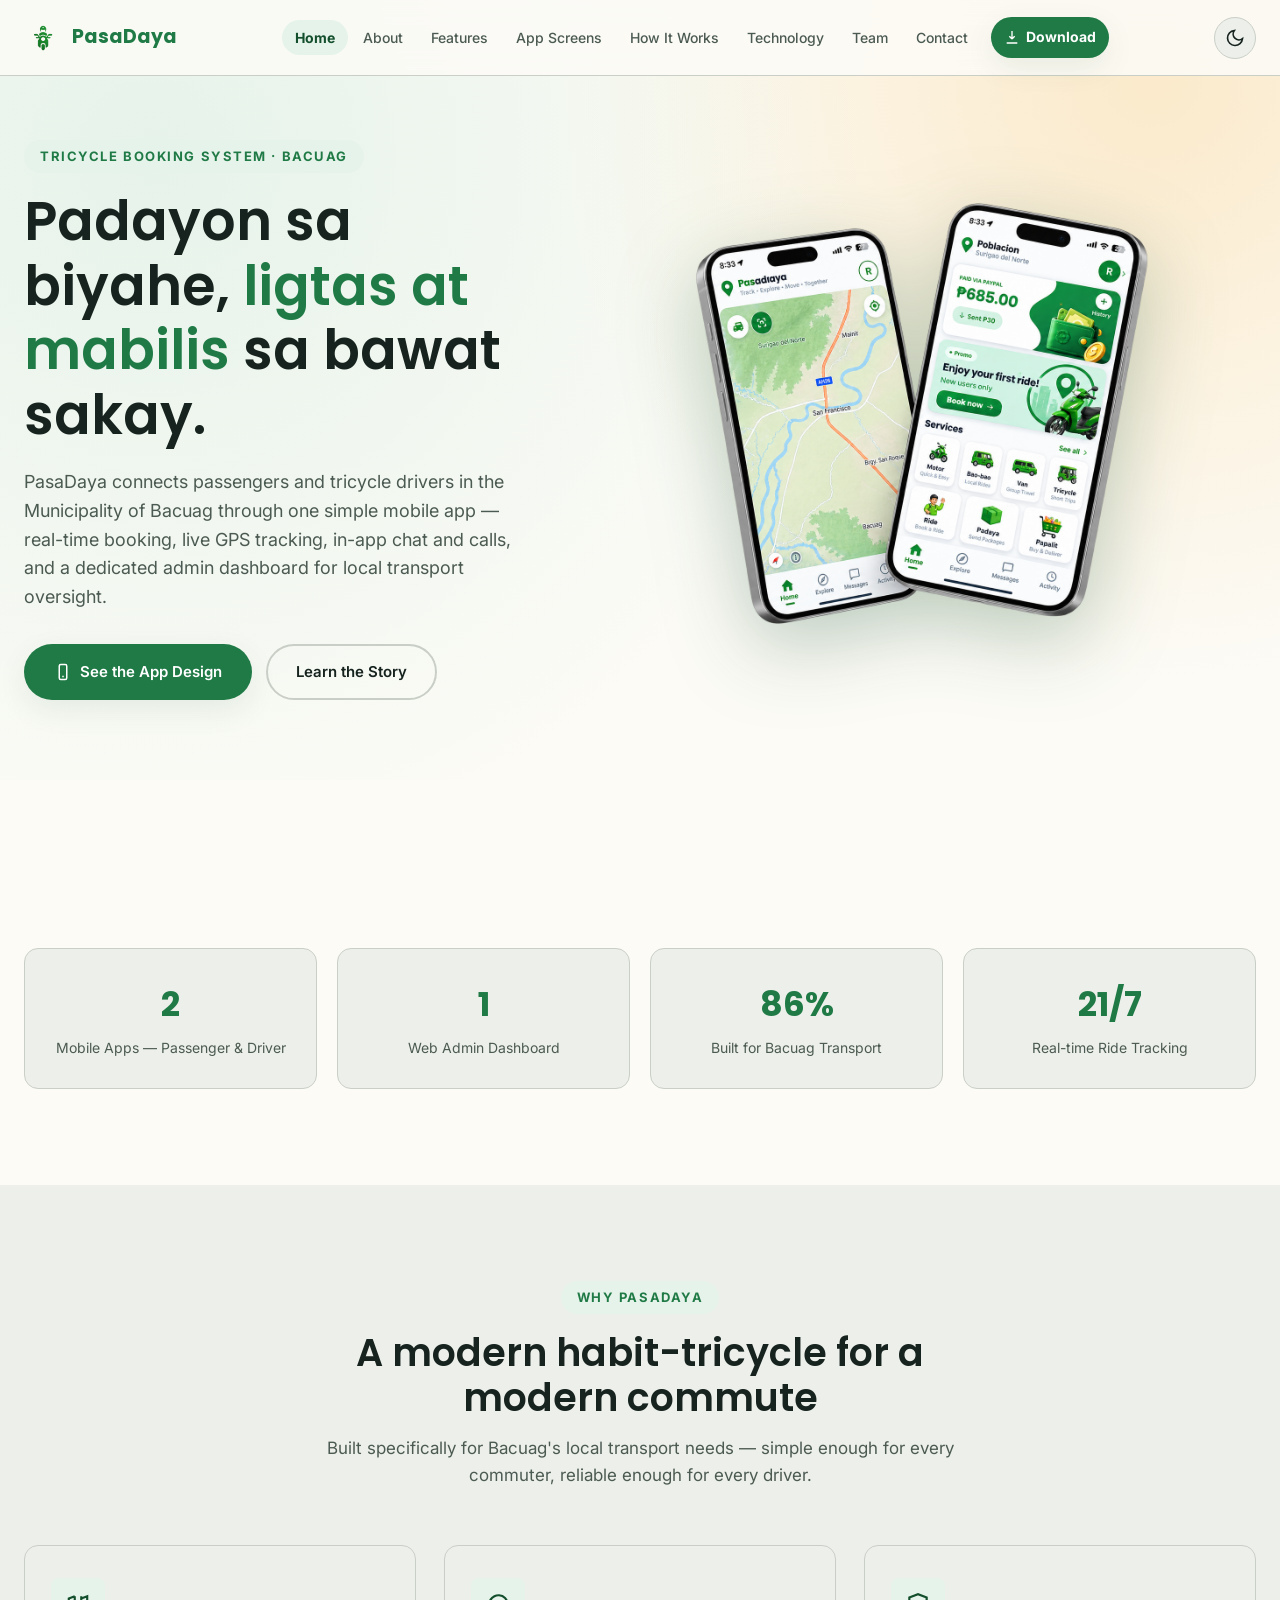
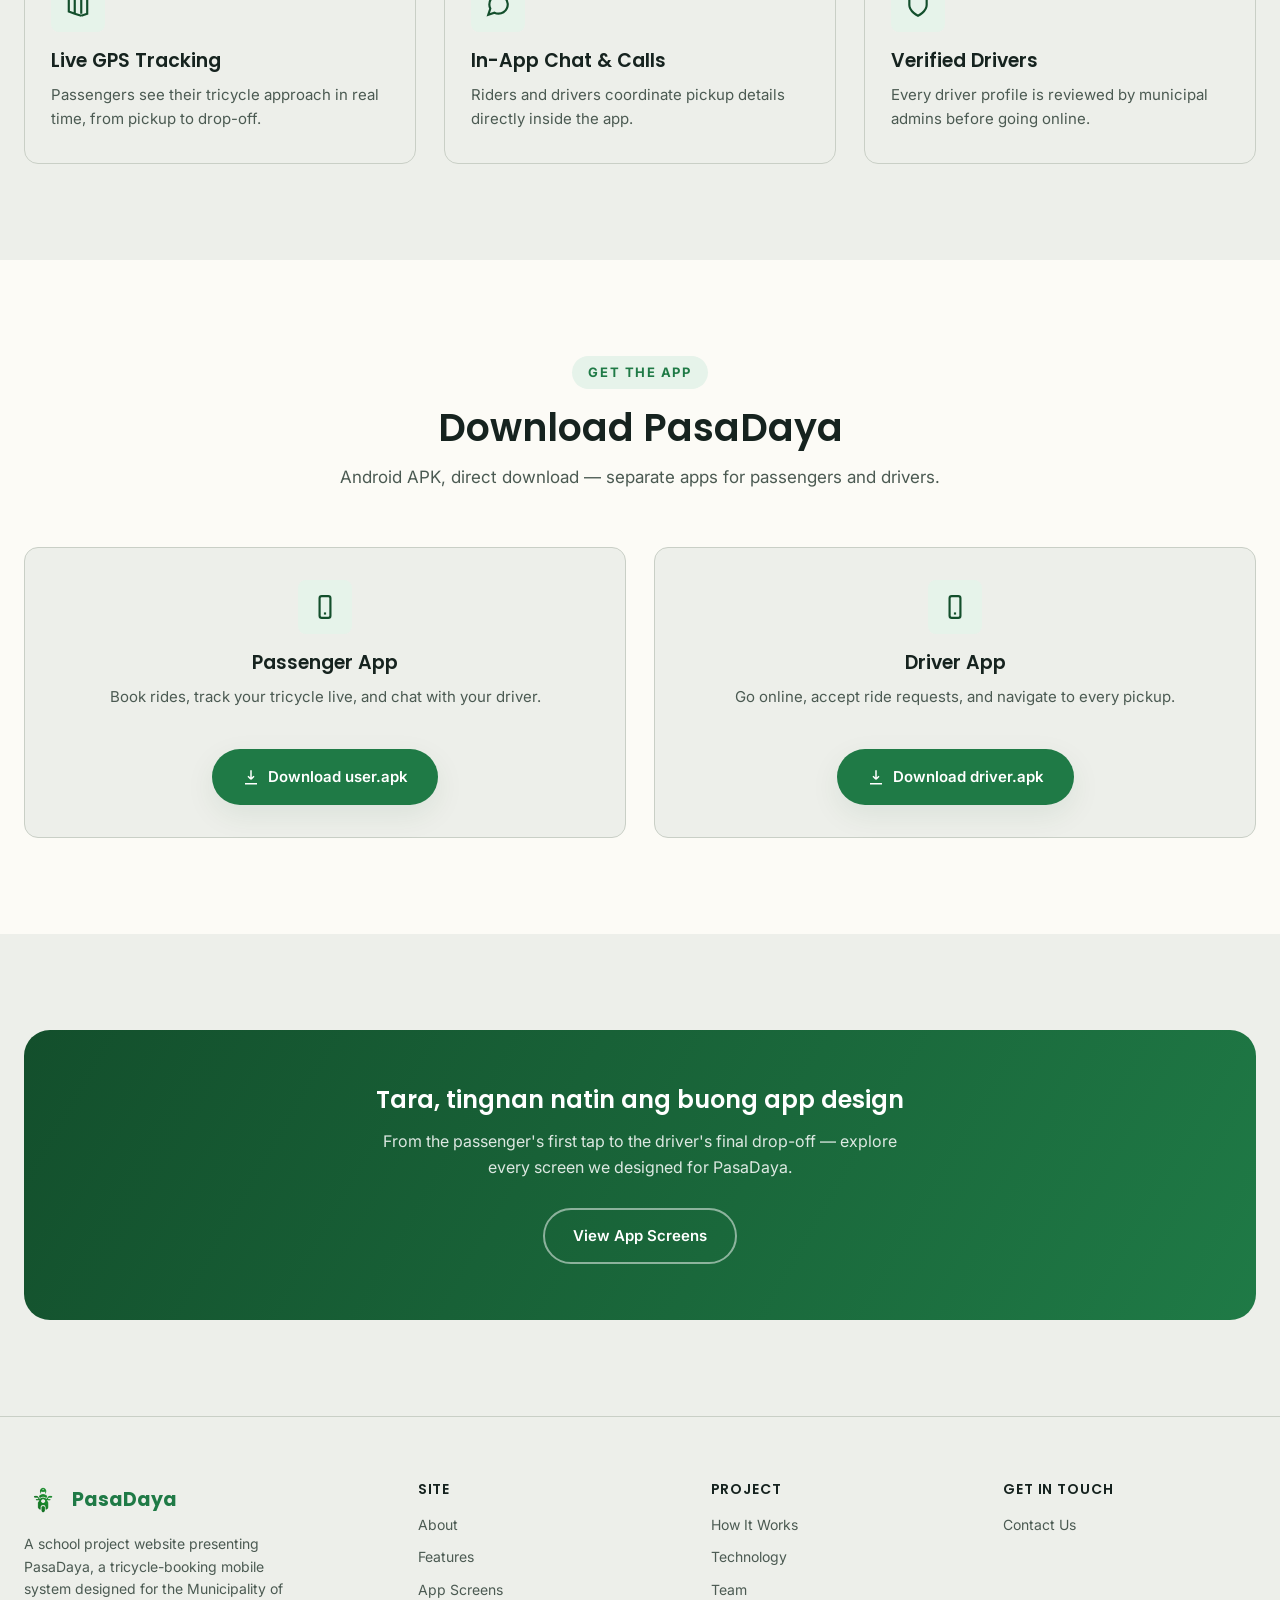
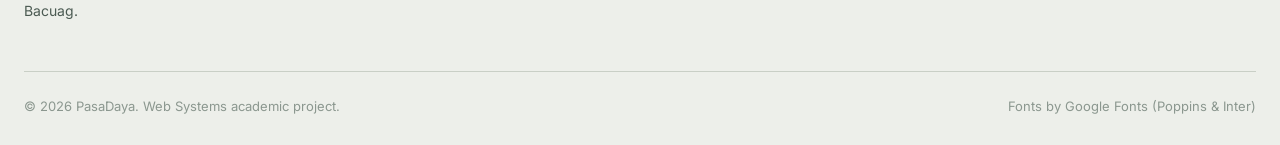
<file: index.html>
<!DOCTYPE html>
<html lang="en">
<head>
<meta charset="UTF-8">
<meta name="viewport" content="width=device-width, initial-scale=1.0">
<title>PasaDaya — Smart Tricycle Booking for Bacuag</title>
<meta name="description" content="PasaDaya is a mobile tricycle-booking system built for the Municipality of Bacuag, connecting passengers and drivers with real-time GPS tracking, in-app chat and calls, and a dedicated admin dashboard.">
<link rel="preconnect" href="https://fonts.googleapis.com">
<link rel="preconnect" href="https://fonts.gstatic.com" crossorigin>
<link href="https://fonts.googleapis.com/css2?family=Poppins:wght@600;700&family=Inter:wght@400;500;600&display=swap" rel="stylesheet">
<link rel="stylesheet" href="css/style.css">
</head>
<body>

<nav class="navbar">
  <div class="container">
    <a href="index.html" class="brand"><img src="images/pasadaya-logo.png" alt="PasaDaya logo"> <span class="brand-text">Pasa<span>Daya</span></span></a>
    <ul class="nav-links">
      <li><a href="index.html" aria-current="page">Home</a></li>
      <li><a href="about.html">About</a></li>
      <li><a href="features.html">Features</a></li>
      <li><a href="app-screens.html">App Screens</a></li>
      <li><a href="how-it-works.html">How It Works</a></li>
      <li><a href="technology.html">Technology</a></li>
      <li><a href="team.html">Team</a></li>
      <li><a href="contact.html">Contact</a></li>
      <li><a href="index.html#download" class="nav-download"><svg viewBox="0 0 24 24" fill="none" stroke="currentColor" stroke-width="2"><path d="M12 3v12m0 0 4-4m-4 4-4-4M4 21h16"/></svg> Download</a></li>
    </ul>
    <div class="nav-actions">
      <button class="theme-toggle" aria-label="Toggle dark mode">
        <svg class="icon-moon" viewBox="0 0 24 24" fill="none" stroke="currentColor" stroke-width="2"><path d="M21 12.8A9 9 0 1 1 11.2 3a7 7 0 0 0 9.8 9.8Z"/></svg>
        <svg class="icon-sun" viewBox="0 0 24 24" fill="none" stroke="currentColor" stroke-width="2"><circle cx="12" cy="12" r="4"/><path d="M12 2v2M12 20v2M4.9 4.9l1.4 1.4M17.7 17.7l1.4 1.4M2 12h2M20 12h2M4.9 19.1l1.4-1.4M17.7 6.3l1.4-1.4"/></svg>
      </button>
      <button class="nav-toggle" aria-label="Open menu" aria-expanded="false"><span></span><span></span><span></span></button>
    </div>
  </div>
</nav>

<header class="hero">
  <div class="container">
    <div>
      <span class="eyebrow">Tricycle Booking System · Bacuag</span>
      <h1>Padayon sa biyahe, <em>ligtas at mabilis</em> sa bawat sakay.</h1>
      <p class="lead">PasaDaya connects passengers and tricycle drivers in the Municipality of Bacuag through one simple mobile app — real-time booking, live GPS tracking, in-app chat and calls, and a dedicated admin dashboard for local transport oversight.</p>
      <div class="hero-actions">
        <a href="app-screens.html" class="btn btn-primary">
          <svg width="18" height="18" viewBox="0 0 24 24" fill="none" stroke="currentColor" stroke-width="2"><rect x="7" y="2" width="10" height="20" rx="2"/><path d="M11 18h2"/></svg>
          See the App Design
        </a>
        <a href="about.html" class="btn btn-outline">Learn the Story</a>
      </div>
    </div>
    <div class="phone-img-wrap reveal" style="height:auto;">
      <img src="images/hero-phones.png" alt="PasaDaya Passenger and Driver app screens" class="hero-img">
    </div>
  </div>
</header>

<section class="section">
  <div class="container">
    <div class="stat-row reveal">
      <div class="stat-card"><div class="num" data-count="2">0</div><div class="label">Mobile Apps — Passenger &amp; Driver</div></div>
      <div class="stat-card"><div class="num" data-count="1">0</div><div class="label">Web Admin Dashboard</div></div>
      <div class="stat-card"><div class="num" data-count="100" data-suffix="%">0%</div><div class="label">Built for Bacuag Transport</div></div>
      <div class="stat-card"><div class="num" data-count="24" data-suffix="/7">0</div><div class="label">Real-time Ride Tracking</div></div>
    </div>
  </div>
</section>

<section class="section section-alt">
  <div class="container">
    <div class="section-head reveal">
      <span class="eyebrow">Why PasaDaya</span>
      <h2>A modern habit-tricycle for a modern commute</h2>
      <p>Built specifically for Bacuag's local transport needs — simple enough for every commuter, reliable enough for every driver.</p>
    </div>
    <div class="grid grid-3">
      <div class="card reveal">
        <div class="icon"><svg viewBox="0 0 24 24" fill="none" stroke="currentColor" stroke-width="2"><path d="M9 20l-5.5-2V6L9 4m0 16l6 2m-6-2V4m6 18l5.5-2V4L15 6m0 14V4"/></svg></div>
        <h3>Live GPS Tracking</h3>
        <p>Passengers see their tricycle approach in real time, from pickup to drop-off.</p>
      </div>
      <div class="card reveal">
        <div class="icon"><svg viewBox="0 0 24 24" fill="none" stroke="currentColor" stroke-width="2"><path d="M21 11.5a8.38 8.38 0 0 1-.9 3.8 8.5 8.5 0 0 1-7.6 4.7 8.38 8.38 0 0 1-3.8-.9L3 21l1.9-5.7a8.38 8.38 0 0 1-.9-3.8 8.5 8.5 0 0 1 4.7-7.6 8.38 8.38 0 0 1 3.8-.9h.5a8.48 8.48 0 0 1 8 8v.5z"/></svg></div>
        <h3>In-App Chat &amp; Calls</h3>
        <p>Riders and drivers coordinate pickup details directly inside the app.</p>
      </div>
      <div class="card reveal">
        <div class="icon"><svg viewBox="0 0 24 24" fill="none" stroke="currentColor" stroke-width="2"><path d="M12 22s8-4 8-10V5l-8-3-8 3v7c0 6 8 10 8 10z"/></svg></div>
        <h3>Verified Drivers</h3>
        <p>Every driver profile is reviewed by municipal admins before going online.</p>
      </div>
    </div>
  </div>
</section>

<section class="section" id="download">
  <div class="container">
    <div class="section-head reveal">
      <span class="eyebrow">Get the App</span>
      <h2>Download PasaDaya</h2>
      <p>Android APK, direct download — separate apps for passengers and drivers.</p>
    </div>
    <div class="grid grid-2">
      <div class="card reveal" style="text-align:center;">
        <div class="icon" style="margin:0 auto 18px;"><svg viewBox="0 0 24 24" fill="none" stroke="currentColor" stroke-width="2"><rect x="7" y="2" width="10" height="20" rx="2"/><path d="M11 18h2"/></svg></div>
        <h3>Passenger App</h3>
        <p>Book rides, track your tricycle live, and chat with your driver.</p>
        <a href="https://github.com/c2nared20-oss/pasadaya-apk-releases/releases/latest/download/user.apk" class="btn btn-primary mt-40" target="_blank" rel="noopener">
          <svg width="18" height="18" viewBox="0 0 24 24" fill="none" stroke="currentColor" stroke-width="2"><path d="M12 3v12m0 0 4-4m-4 4-4-4M4 21h16"/></svg>
          Download user.apk
        </a>
      </div>
      <div class="card reveal" style="text-align:center;">
        <div class="icon" style="margin:0 auto 18px;"><svg viewBox="0 0 24 24" fill="none" stroke="currentColor" stroke-width="2"><rect x="7" y="2" width="10" height="20" rx="2"/><path d="M11 18h2"/></svg></div>
        <h3>Driver App</h3>
        <p>Go online, accept ride requests, and navigate to every pickup.</p>
        <a href="https://github.com/c2nared20-oss/pasadaya-apk-releases/releases/latest/download/driver.apk" class="btn btn-primary mt-40" target="_blank" rel="noopener">
          <svg width="18" height="18" viewBox="0 0 24 24" fill="none" stroke="currentColor" stroke-width="2"><path d="M12 3v12m0 0 4-4m-4 4-4-4M4 21h16"/></svg>
          Download driver.apk
        </a>
      </div>
    </div>
  </div>
</section>

<section class="section section-alt">
  <div class="container">
    <div class="cta-band reveal">
      <h2>Tara, tingnan natin ang buong app design</h2>
      <p>From the passenger's first tap to the driver's final drop-off — explore every screen we designed for PasaDaya.</p>
      <a href="app-screens.html" class="btn btn-outline">View App Screens</a>
    </div>
  </div>
</section>

<footer>
  <div class="container">
    <div class="footer-grid">
      <div class="footer-brand">
        <a href="index.html" class="brand"><img src="images/pasadaya-logo.png" alt="PasaDaya logo"> <span class="brand-text">Pasa<span>Daya</span></span></a>
        <p>A school project website presenting PasaDaya, a tricycle-booking mobile system designed for the Municipality of Bacuag.</p>
      </div>
      <div class="footer-col">
        <h4>Site</h4>
        <a href="about.html">About</a>
        <a href="features.html">Features</a>
        <a href="app-screens.html">App Screens</a>
      </div>
      <div class="footer-col">
        <h4>Project</h4>
        <a href="how-it-works.html">How It Works</a>
        <a href="technology.html">Technology</a>
        <a href="team.html">Team</a>
      </div>
      <div class="footer-col">
        <h4>Get in touch</h4>
        <a href="contact.html">Contact Us</a>
      </div>
    </div>
    <div class="footer-bottom">
      <span>&copy; 2026 PasaDaya. Web Systems academic project.</span>
      <span>Fonts by Google Fonts (Poppins &amp; Inter)</span>
    </div>
  </div>
</footer>

<button class="back-to-top" aria-label="Back to top">
  <svg viewBox="0 0 24 24" fill="none" stroke="currentColor" stroke-width="2"><path d="M12 19V5M5 12l7-7 7 7"/></svg>
</button>

<script src="js/main.js"></script>
</body>
</html>
</file>
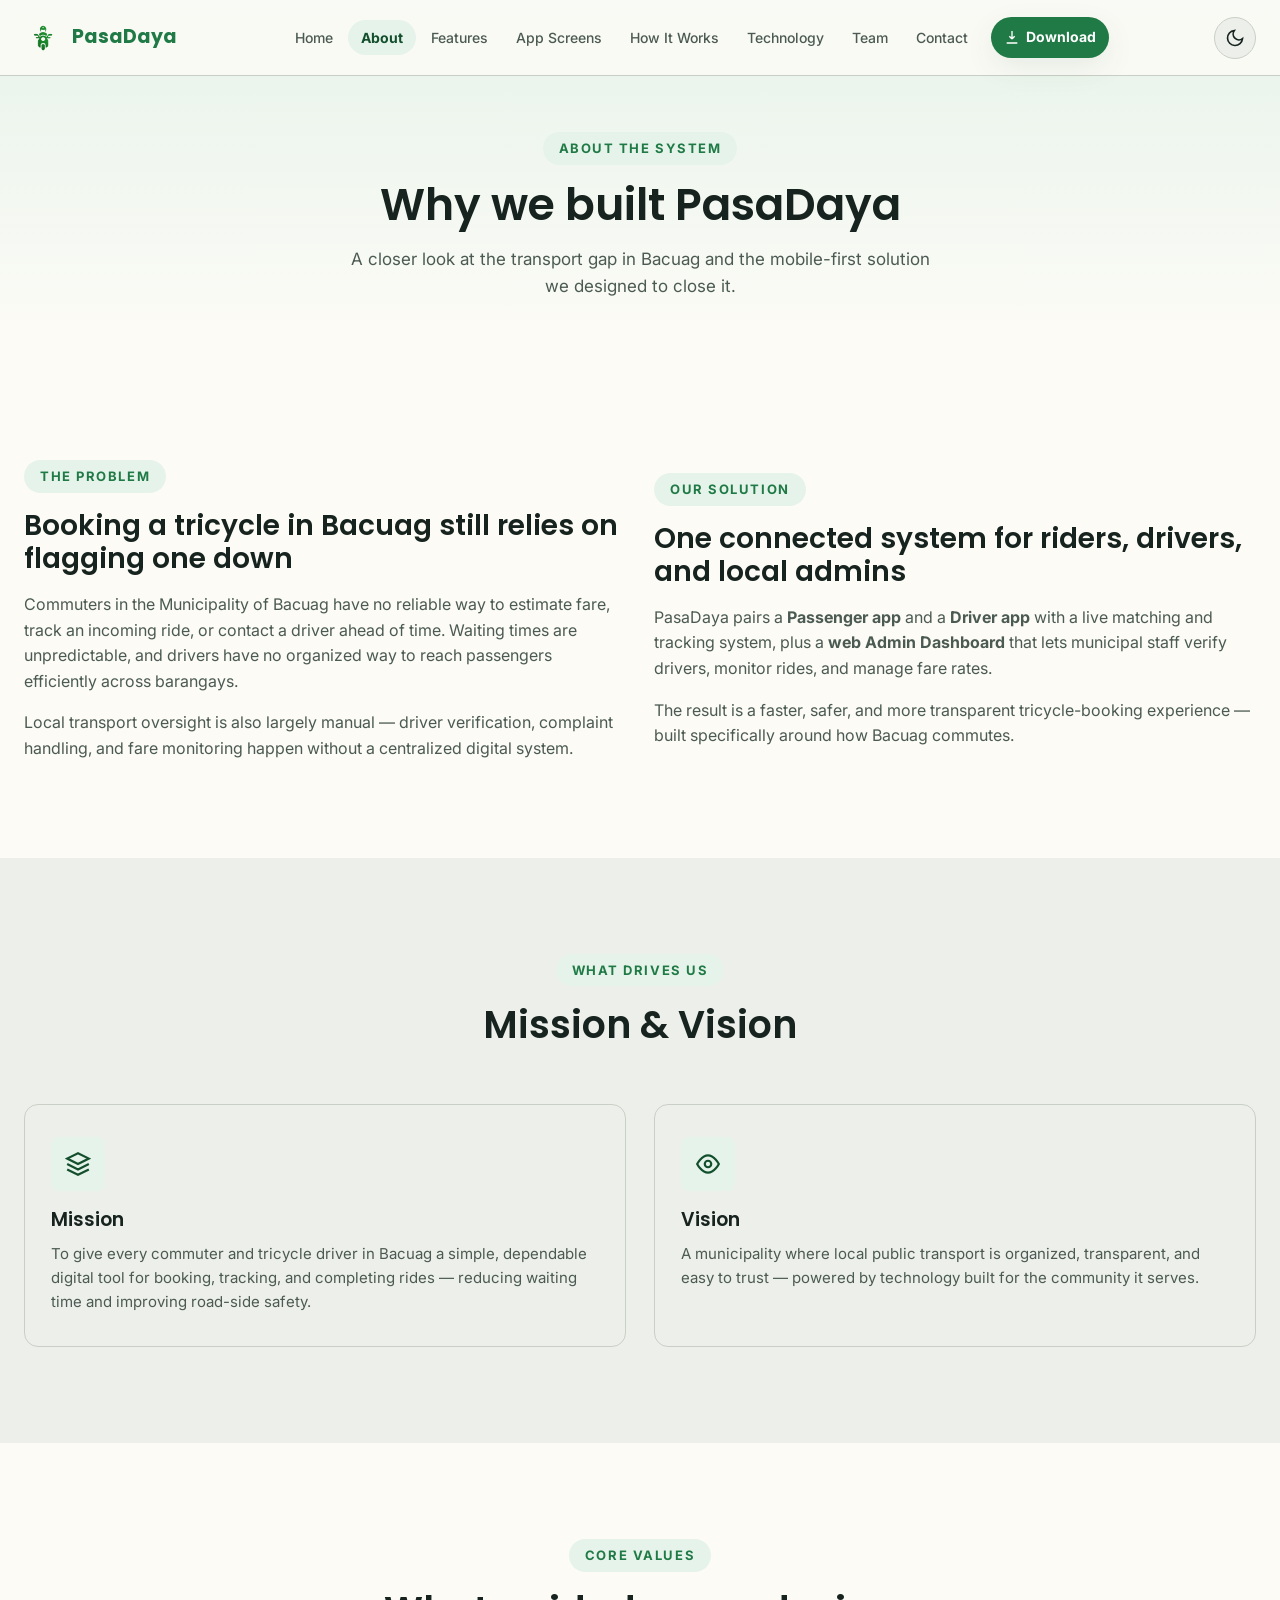
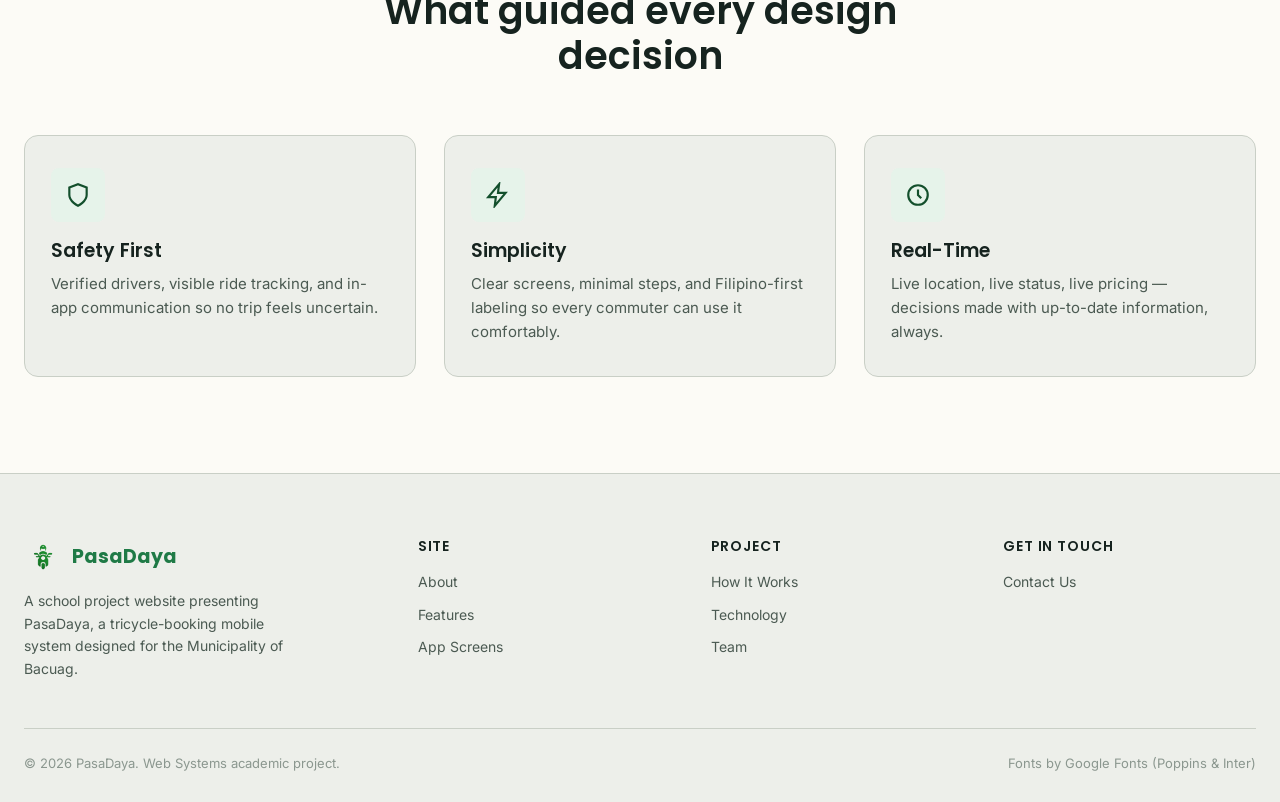
<file: about.html>
<!DOCTYPE html>
<html lang="en">
<head>
<meta charset="UTF-8">
<meta name="viewport" content="width=device-width, initial-scale=1.0">
<title>About PasaDaya — Our Story</title>
<meta name="description" content="Learn why PasaDaya was built: the transport problem in Bacuag, our solution, and the mission behind the system.">
<link rel="preconnect" href="https://fonts.googleapis.com">
<link rel="preconnect" href="https://fonts.gstatic.com" crossorigin>
<link href="https://fonts.googleapis.com/css2?family=Poppins:wght@600;700&family=Inter:wght@400;500;600&display=swap" rel="stylesheet">
<link rel="stylesheet" href="css/style.css">
</head>
<body>

<nav class="navbar">
  <div class="container">
    <a href="index.html" class="brand"><img src="images/pasadaya-logo.png" alt="PasaDaya logo"> <span class="brand-text">Pasa<span>Daya</span></span></a>
    <ul class="nav-links">
      <li><a href="index.html">Home</a></li>
      <li><a href="about.html" aria-current="page">About</a></li>
      <li><a href="features.html">Features</a></li>
      <li><a href="app-screens.html">App Screens</a></li>
      <li><a href="how-it-works.html">How It Works</a></li>
      <li><a href="technology.html">Technology</a></li>
      <li><a href="team.html">Team</a></li>
      <li><a href="contact.html">Contact</a></li>
      <li><a href="index.html#download" class="nav-download"><svg viewBox="0 0 24 24" fill="none" stroke="currentColor" stroke-width="2"><path d="M12 3v12m0 0 4-4m-4 4-4-4M4 21h16"/></svg> Download</a></li>
    </ul>
    <div class="nav-actions">
      <button class="theme-toggle" aria-label="Toggle dark mode">
        <svg class="icon-moon" viewBox="0 0 24 24" fill="none" stroke="currentColor" stroke-width="2"><path d="M21 12.8A9 9 0 1 1 11.2 3a7 7 0 0 0 9.8 9.8Z"/></svg>
        <svg class="icon-sun" viewBox="0 0 24 24" fill="none" stroke="currentColor" stroke-width="2"><circle cx="12" cy="12" r="4"/><path d="M12 2v2M12 20v2M4.9 4.9l1.4 1.4M17.7 17.7l1.4 1.4M2 12h2M20 12h2M4.9 19.1l1.4-1.4M17.7 6.3l1.4-1.4"/></svg>
      </button>
      <button class="nav-toggle" aria-label="Open menu" aria-expanded="false"><span></span><span></span><span></span></button>
    </div>
  </div>
</nav>

<header class="page-hero">
  <div class="container">
    <span class="eyebrow">About the System</span>
    <h1>Why we built PasaDaya</h1>
    <p>A closer look at the transport gap in Bacuag and the mobile-first solution we designed to close it.</p>
  </div>
</header>

<section class="section">
  <div class="container">
    <div class="grid grid-2 reveal" style="align-items:center;">
      <div>
        <span class="eyebrow">The Problem</span>
        <h2 style="font-size:28px;margin-bottom:16px;">Booking a tricycle in Bacuag still relies on flagging one down</h2>
        <p style="color:var(--text-muted);margin-bottom:16px;">Commuters in the Municipality of Bacuag have no reliable way to estimate fare, track an incoming ride, or contact a driver ahead of time. Waiting times are unpredictable, and drivers have no organized way to reach passengers efficiently across barangays.</p>
        <p style="color:var(--text-muted);">Local transport oversight is also largely manual — driver verification, complaint handling, and fare monitoring happen without a centralized digital system.</p>
      </div>
      <div>
        <span class="eyebrow">Our Solution</span>
        <h2 style="font-size:28px;margin-bottom:16px;">One connected system for riders, drivers, and local admins</h2>
        <p style="color:var(--text-muted);margin-bottom:16px;">PasaDaya pairs a <strong>Passenger app</strong> and a <strong>Driver app</strong> with a live matching and tracking system, plus a <strong>web Admin Dashboard</strong> that lets municipal staff verify drivers, monitor rides, and manage fare rates.</p>
        <p style="color:var(--text-muted);">The result is a faster, safer, and more transparent tricycle-booking experience — built specifically around how Bacuag commutes.</p>
      </div>
    </div>
  </div>
</section>

<section class="section section-alt">
  <div class="container">
    <div class="section-head reveal">
      <span class="eyebrow">What Drives Us</span>
      <h2>Mission &amp; Vision</h2>
    </div>
    <div class="grid grid-2">
      <div class="card reveal">
        <div class="icon"><svg viewBox="0 0 24 24" fill="none" stroke="currentColor" stroke-width="2"><path d="M12 2 2 7l10 5 10-5-10-5Z"/><path d="M2 17l10 5 10-5M2 12l10 5 10-5"/></svg></div>
        <h3>Mission</h3>
        <p>To give every commuter and tricycle driver in Bacuag a simple, dependable digital tool for booking, tracking, and completing rides — reducing waiting time and improving road-side safety.</p>
      </div>
      <div class="card reveal">
        <div class="icon"><svg viewBox="0 0 24 24" fill="none" stroke="currentColor" stroke-width="2"><path d="M2 12s4-8 10-8 10 8 10 8-4 8-10 8-10-8-10-8Z"/><circle cx="12" cy="12" r="3"/></svg></div>
        <h3>Vision</h3>
        <p>A municipality where local public transport is organized, transparent, and easy to trust — powered by technology built for the community it serves.</p>
      </div>
    </div>
  </div>
</section>

<section class="section">
  <div class="container">
    <div class="section-head reveal">
      <span class="eyebrow">Core Values</span>
      <h2>What guided every design decision</h2>
    </div>
    <div class="grid grid-3">
      <div class="card reveal">
        <div class="icon"><svg viewBox="0 0 24 24" fill="none" stroke="currentColor" stroke-width="2"><path d="M12 22s8-4 8-10V5l-8-3-8 3v7c0 6 8 10 8 10z"/></svg></div>
        <h3>Safety First</h3>
        <p>Verified drivers, visible ride tracking, and in-app communication so no trip feels uncertain.</p>
      </div>
      <div class="card reveal">
        <div class="icon"><svg viewBox="0 0 24 24" fill="none" stroke="currentColor" stroke-width="2"><path d="M13 2 3 14h7l-1 8 10-12h-7l1-8Z"/></svg></div>
        <h3>Simplicity</h3>
        <p>Clear screens, minimal steps, and Filipino-first labeling so every commuter can use it comfortably.</p>
      </div>
      <div class="card reveal">
        <div class="icon"><svg viewBox="0 0 24 24" fill="none" stroke="currentColor" stroke-width="2"><circle cx="12" cy="12" r="9"/><path d="M12 7v5l3 3"/></svg></div>
        <h3>Real-Time</h3>
        <p>Live location, live status, live pricing — decisions made with up-to-date information, always.</p>
      </div>
    </div>
  </div>
</section>

<footer>
  <div class="container">
    <div class="footer-grid">
      <div class="footer-brand">
        <a href="index.html" class="brand"><img src="images/pasadaya-logo.png" alt="PasaDaya logo"> <span class="brand-text">Pasa<span>Daya</span></span></a>
        <p>A school project website presenting PasaDaya, a tricycle-booking mobile system designed for the Municipality of Bacuag.</p>
      </div>
      <div class="footer-col">
        <h4>Site</h4>
        <a href="about.html">About</a>
        <a href="features.html">Features</a>
        <a href="app-screens.html">App Screens</a>
      </div>
      <div class="footer-col">
        <h4>Project</h4>
        <a href="how-it-works.html">How It Works</a>
        <a href="technology.html">Technology</a>
        <a href="team.html">Team</a>
      </div>
      <div class="footer-col">
        <h4>Get in touch</h4>
        <a href="contact.html">Contact Us</a>
      </div>
    </div>
    <div class="footer-bottom">
      <span>&copy; 2026 PasaDaya. Web Systems academic project.</span>
      <span>Fonts by Google Fonts (Poppins &amp; Inter)</span>
    </div>
  </div>
</footer>

<button class="back-to-top" aria-label="Back to top">
  <svg viewBox="0 0 24 24" fill="none" stroke="currentColor" stroke-width="2"><path d="M12 19V5M5 12l7-7 7 7"/></svg>
</button>

<script src="js/main.js"></script>
</body>
</html>
</file>
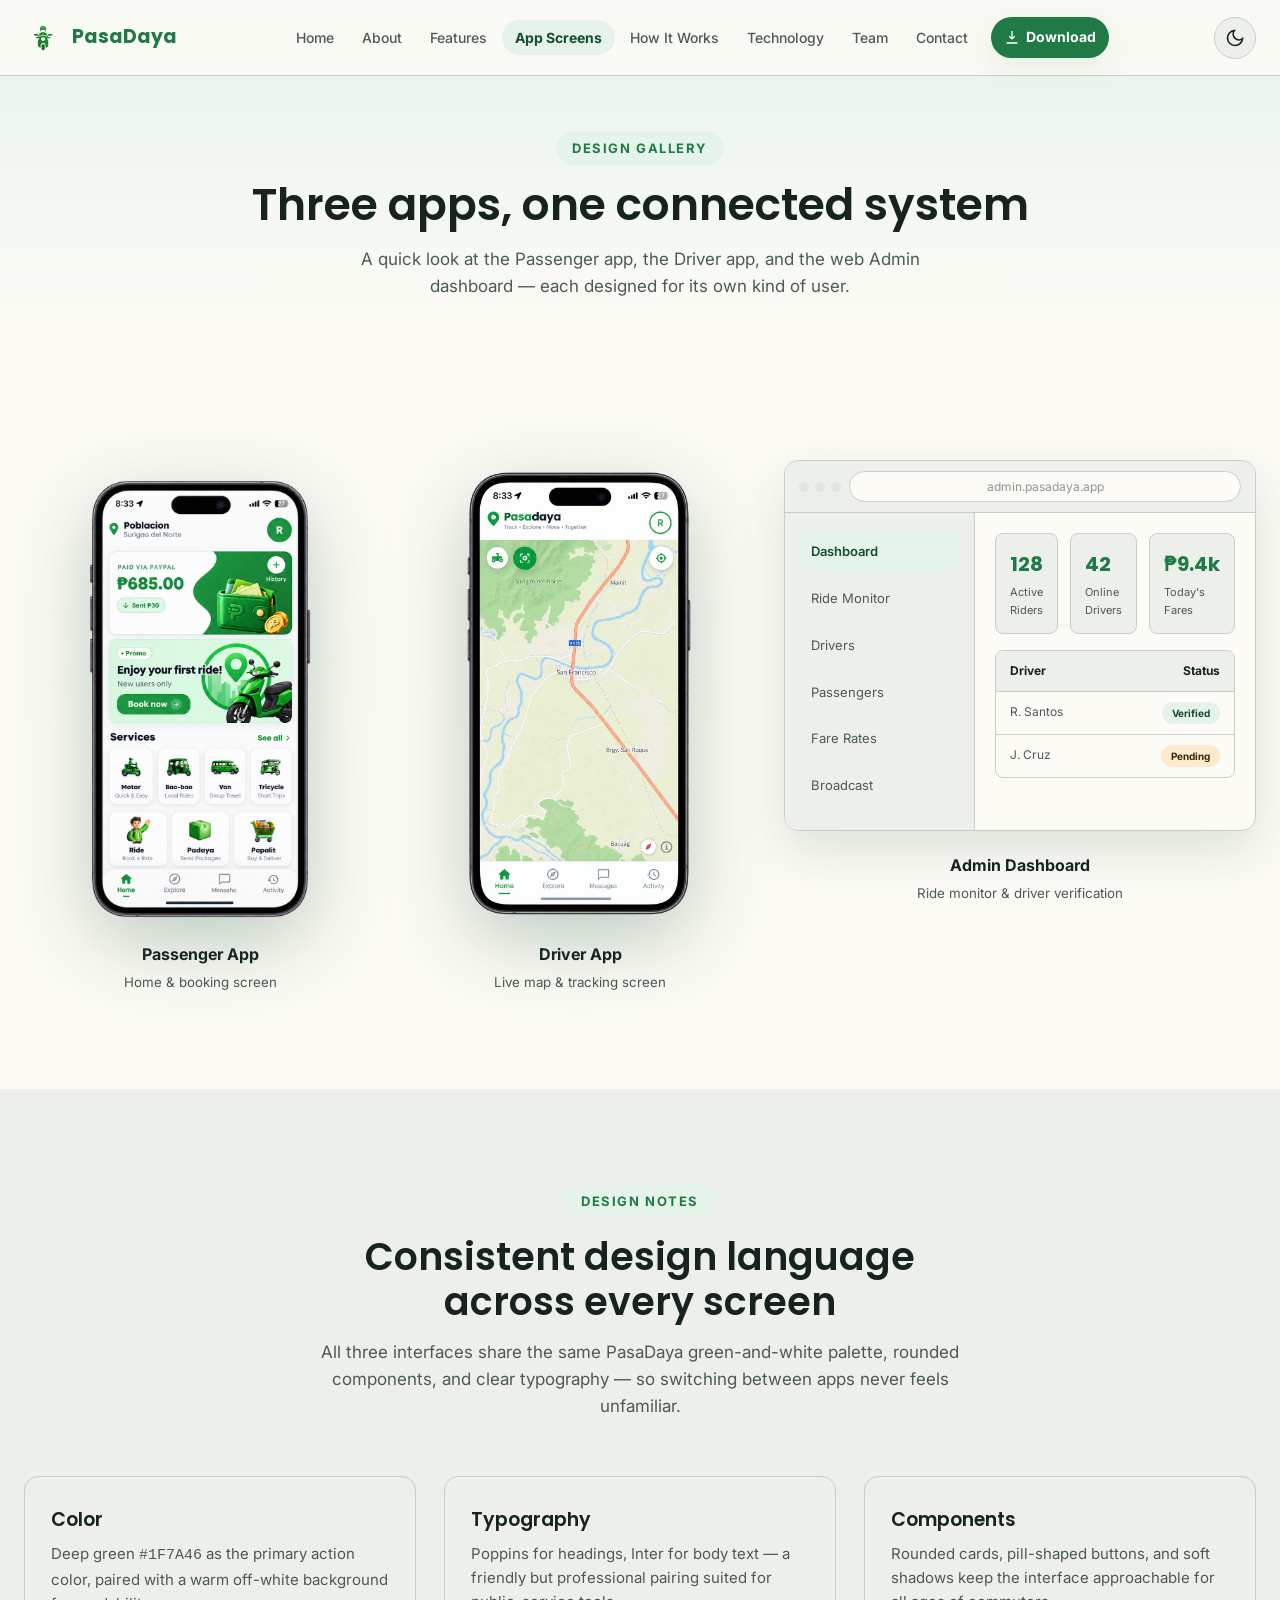
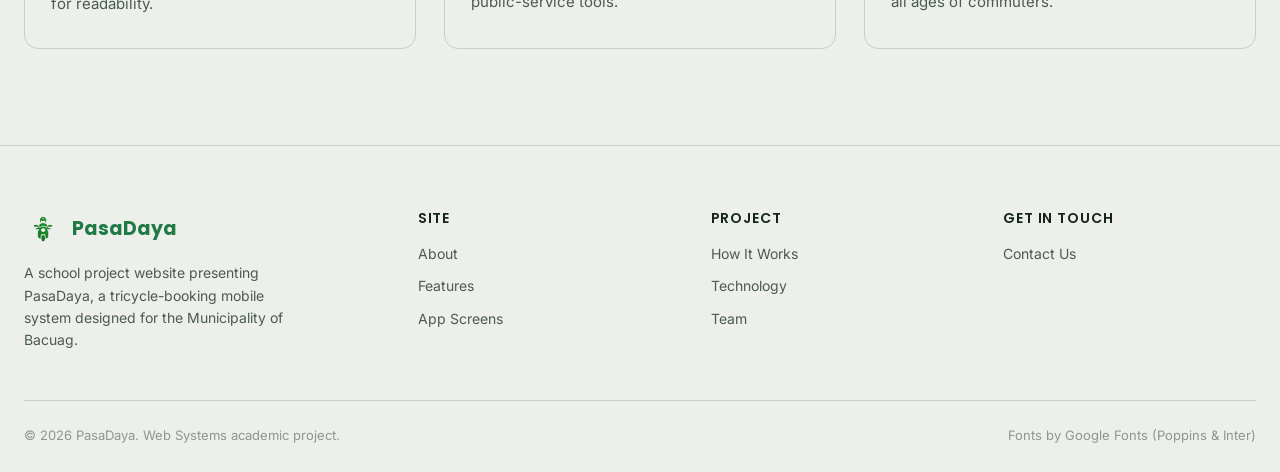
<file: app-screens.html>
<!DOCTYPE html>
<html lang="en">
<head>
<meta charset="UTF-8">
<meta name="viewport" content="width=device-width, initial-scale=1.0">
<title>App Screens — PasaDaya Design Gallery</title>
<meta name="description" content="A visual gallery of PasaDaya's Passenger app, Driver app, and Admin dashboard screen designs.">
<link rel="preconnect" href="https://fonts.googleapis.com">
<link rel="preconnect" href="https://fonts.gstatic.com" crossorigin>
<link href="https://fonts.googleapis.com/css2?family=Poppins:wght@600;700&family=Inter:wght@400;500;600&display=swap" rel="stylesheet">
<link rel="stylesheet" href="css/style.css">
</head>
<body>

<nav class="navbar">
  <div class="container">
    <a href="index.html" class="brand"><img src="images/pasadaya-logo.png" alt="PasaDaya logo"> <span class="brand-text">Pasa<span>Daya</span></span></a>
    <ul class="nav-links">
      <li><a href="index.html">Home</a></li>
      <li><a href="about.html">About</a></li>
      <li><a href="features.html">Features</a></li>
      <li><a href="app-screens.html" aria-current="page">App Screens</a></li>
      <li><a href="how-it-works.html">How It Works</a></li>
      <li><a href="technology.html">Technology</a></li>
      <li><a href="team.html">Team</a></li>
      <li><a href="contact.html">Contact</a></li>
      <li><a href="index.html#download" class="nav-download"><svg viewBox="0 0 24 24" fill="none" stroke="currentColor" stroke-width="2"><path d="M12 3v12m0 0 4-4m-4 4-4-4M4 21h16"/></svg> Download</a></li>
    </ul>
    <div class="nav-actions">
      <button class="theme-toggle" aria-label="Toggle dark mode">
        <svg class="icon-moon" viewBox="0 0 24 24" fill="none" stroke="currentColor" stroke-width="2"><path d="M21 12.8A9 9 0 1 1 11.2 3a7 7 0 0 0 9.8 9.8Z"/></svg>
        <svg class="icon-sun" viewBox="0 0 24 24" fill="none" stroke="currentColor" stroke-width="2"><circle cx="12" cy="12" r="4"/><path d="M12 2v2M12 20v2M4.9 4.9l1.4 1.4M17.7 17.7l1.4 1.4M2 12h2M20 12h2M4.9 19.1l1.4-1.4M17.7 6.3l1.4-1.4"/></svg>
      </button>
      <button class="nav-toggle" aria-label="Open menu" aria-expanded="false"><span></span><span></span><span></span></button>
    </div>
  </div>
</nav>

<header class="page-hero">
  <div class="container">
    <span class="eyebrow">Design Gallery</span>
    <h1>Three apps, one connected system</h1>
    <p>A quick look at the Passenger app, the Driver app, and the web Admin dashboard — each designed for its own kind of user.</p>
  </div>
</header>

<section class="section">
  <div class="container">
    <div class="grid grid-3">

      <div class="reveal">
        <div class="phone-img-wrap">
          <img src="images/passenger-app-screen.png" alt="PasaDaya Passenger app home screen" class="phone-img is-compact">
        </div>
        <p class="phone-caption">Passenger App<small>Home &amp; booking screen</small></p>
      </div>

      <div class="reveal">
        <div class="phone-img-wrap">
          <img src="images/driver-app-screen.png" alt="PasaDaya Driver app live map screen" class="phone-img">
        </div>
        <p class="phone-caption">Driver App<small>Live map &amp; tracking screen</small></p>
      </div>

      <div class="reveal">
        <div class="browser-frame">
          <div class="browser-bar">
            <div class="dots"><span></span><span></span><span></span></div>
            <div class="url">admin.pasadaya.app</div>
          </div>
          <div class="browser-body">
            <div class="browser-side">
              <div class="side-item active">Dashboard</div>
              <div class="side-item">Ride Monitor</div>
              <div class="side-item">Drivers</div>
              <div class="side-item">Passengers</div>
              <div class="side-item">Fare Rates</div>
              <div class="side-item">Broadcast</div>
            </div>
            <div class="browser-main">
              <div class="browser-cards">
                <div class="mini-card"><div class="n">128</div><div class="l">Active Riders</div></div>
                <div class="mini-card"><div class="n">42</div><div class="l">Online Drivers</div></div>
                <div class="mini-card"><div class="n">₱9.4k</div><div class="l">Today's Fares</div></div>
              </div>
              <div class="browser-table">
                <div class="t-row head"><span>Driver</span><span>Status</span></div>
                <div class="t-row"><span>R. Santos</span><span class="badge-pill ok">Verified</span></div>
                <div class="t-row"><span>J. Cruz</span><span class="badge-pill pending">Pending</span></div>
              </div>
            </div>
          </div>
        </div>
        <p class="phone-caption">Admin Dashboard<small>Ride monitor &amp; driver verification</small></p>
      </div>

    </div>
  </div>
</section>

<section class="section section-alt">
  <div class="container">
    <div class="section-head reveal">
      <span class="eyebrow">Design Notes</span>
      <h2>Consistent design language across every screen</h2>
      <p>All three interfaces share the same PasaDaya green-and-white palette, rounded components, and clear typography — so switching between apps never feels unfamiliar.</p>
    </div>
    <div class="grid grid-3">
      <div class="card reveal">
        <h3>Color</h3>
        <p>Deep green <code>#1F7A46</code> as the primary action color, paired with a warm off-white background for readability.</p>
      </div>
      <div class="card reveal">
        <h3>Typography</h3>
        <p>Poppins for headings, Inter for body text — a friendly but professional pairing suited for public-service tools.</p>
      </div>
      <div class="card reveal">
        <h3>Components</h3>
        <p>Rounded cards, pill-shaped buttons, and soft shadows keep the interface approachable for all ages of commuters.</p>
      </div>
    </div>
  </div>
</section>

<footer>
  <div class="container">
    <div class="footer-grid">
      <div class="footer-brand">
        <a href="index.html" class="brand"><img src="images/pasadaya-logo.png" alt="PasaDaya logo"> <span class="brand-text">Pasa<span>Daya</span></span></a>
        <p>A school project website presenting PasaDaya, a tricycle-booking mobile system designed for the Municipality of Bacuag.</p>
      </div>
      <div class="footer-col">
        <h4>Site</h4>
        <a href="about.html">About</a>
        <a href="features.html">Features</a>
        <a href="app-screens.html">App Screens</a>
      </div>
      <div class="footer-col">
        <h4>Project</h4>
        <a href="how-it-works.html">How It Works</a>
        <a href="technology.html">Technology</a>
        <a href="team.html">Team</a>
      </div>
      <div class="footer-col">
        <h4>Get in touch</h4>
        <a href="contact.html">Contact Us</a>
      </div>
    </div>
    <div class="footer-bottom">
      <span>&copy; 2026 PasaDaya. Web Systems academic project.</span>
      <span>Fonts by Google Fonts (Poppins &amp; Inter)</span>
    </div>
  </div>
</footer>

<button class="back-to-top" aria-label="Back to top">
  <svg viewBox="0 0 24 24" fill="none" stroke="currentColor" stroke-width="2"><path d="M12 19V5M5 12l7-7 7 7"/></svg>
</button>

<script src="js/main.js"></script>
</body>
</html>
</file>
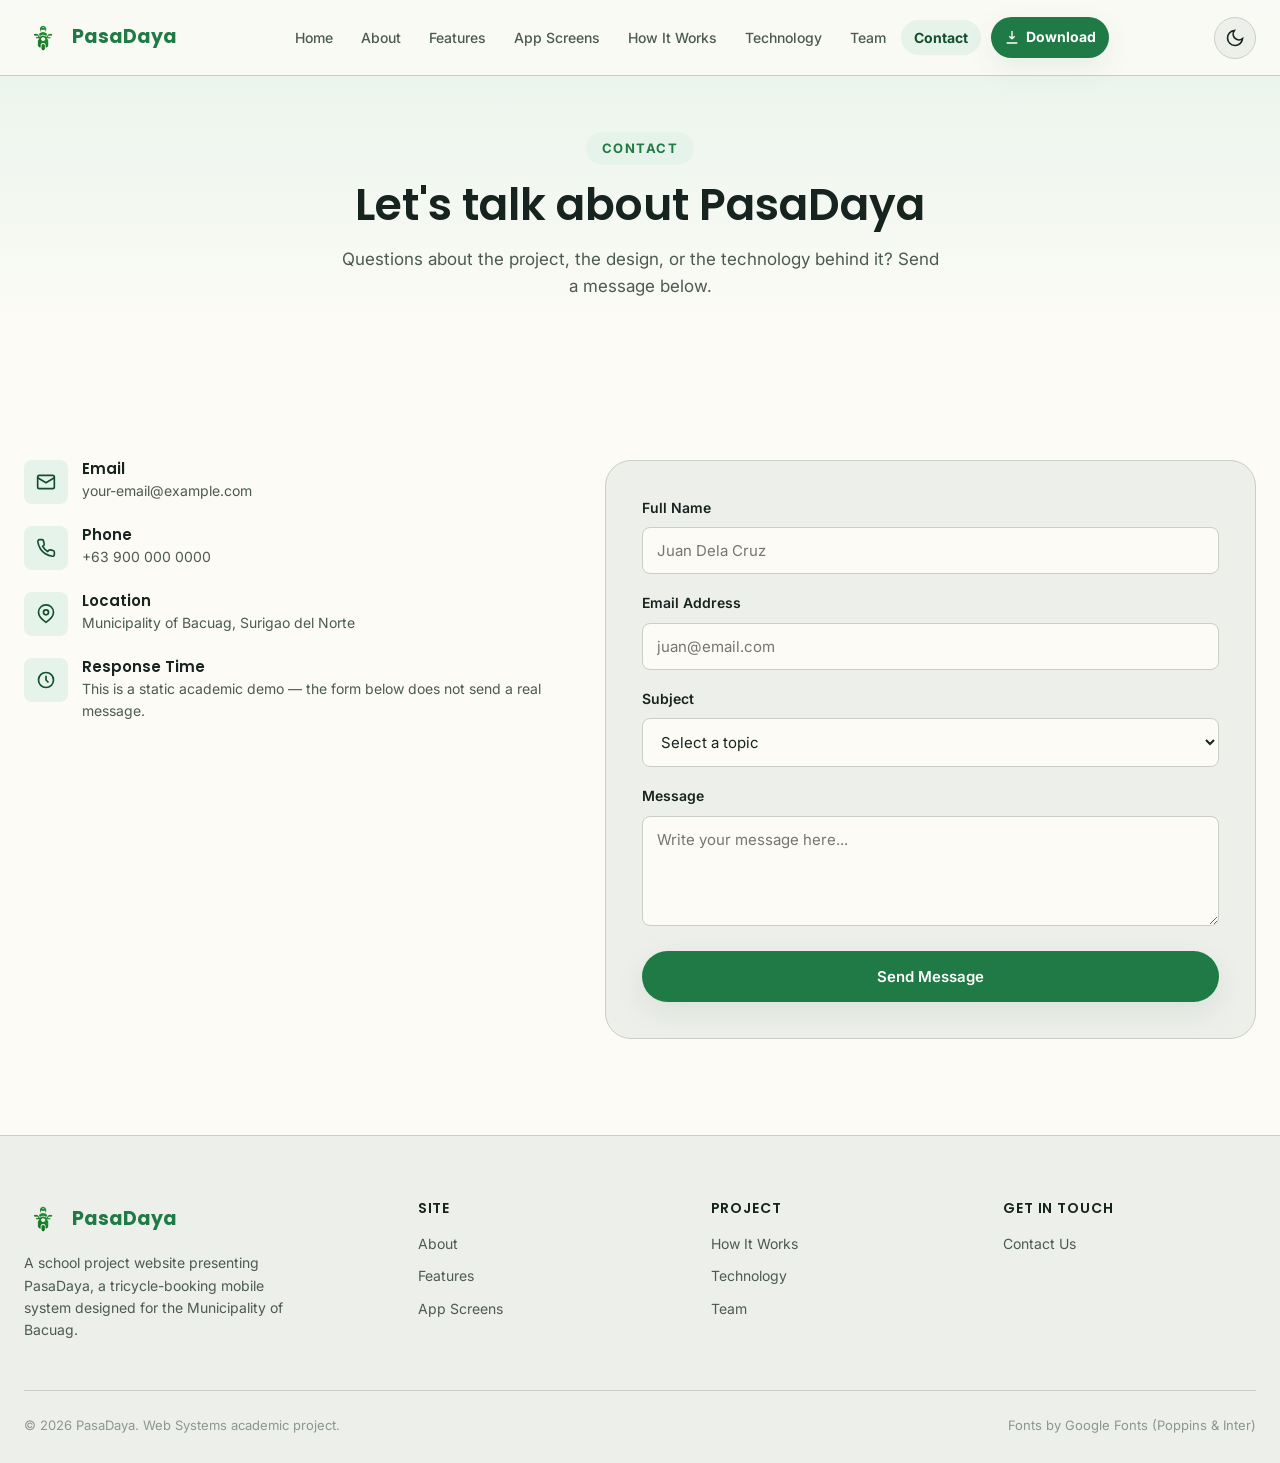
<file: contact.html>
<!DOCTYPE html>
<html lang="en">
<head>
<meta charset="UTF-8">
<meta name="viewport" content="width=device-width, initial-scale=1.0">
<title>Contact — PasaDaya</title>
<meta name="description" content="Get in touch about the PasaDaya project — send a message through the contact form.">
<link rel="preconnect" href="https://fonts.googleapis.com">
<link rel="preconnect" href="https://fonts.gstatic.com" crossorigin>
<link href="https://fonts.googleapis.com/css2?family=Poppins:wght@600;700&family=Inter:wght@400;500;600&display=swap" rel="stylesheet">
<link rel="stylesheet" href="css/style.css">
</head>
<body>

<nav class="navbar">
  <div class="container">
    <a href="index.html" class="brand"><img src="images/pasadaya-logo.png" alt="PasaDaya logo"> <span class="brand-text">Pasa<span>Daya</span></span></a>
    <ul class="nav-links">
      <li><a href="index.html">Home</a></li>
      <li><a href="about.html">About</a></li>
      <li><a href="features.html">Features</a></li>
      <li><a href="app-screens.html">App Screens</a></li>
      <li><a href="how-it-works.html">How It Works</a></li>
      <li><a href="technology.html">Technology</a></li>
      <li><a href="team.html">Team</a></li>
      <li><a href="contact.html" aria-current="page">Contact</a></li>
      <li><a href="index.html#download" class="nav-download"><svg viewBox="0 0 24 24" fill="none" stroke="currentColor" stroke-width="2"><path d="M12 3v12m0 0 4-4m-4 4-4-4M4 21h16"/></svg> Download</a></li>
    </ul>
    <div class="nav-actions">
      <button class="theme-toggle" aria-label="Toggle dark mode">
        <svg class="icon-moon" viewBox="0 0 24 24" fill="none" stroke="currentColor" stroke-width="2"><path d="M21 12.8A9 9 0 1 1 11.2 3a7 7 0 0 0 9.8 9.8Z"/></svg>
        <svg class="icon-sun" viewBox="0 0 24 24" fill="none" stroke="currentColor" stroke-width="2"><circle cx="12" cy="12" r="4"/><path d="M12 2v2M12 20v2M4.9 4.9l1.4 1.4M17.7 17.7l1.4 1.4M2 12h2M20 12h2M4.9 19.1l1.4-1.4M17.7 6.3l1.4-1.4"/></svg>
      </button>
      <button class="nav-toggle" aria-label="Open menu" aria-expanded="false"><span></span><span></span><span></span></button>
    </div>
  </div>
</nav>

<header class="page-hero">
  <div class="container">
    <span class="eyebrow">Contact</span>
    <h1>Let's talk about PasaDaya</h1>
    <p>Questions about the project, the design, or the technology behind it? Send a message below.</p>
  </div>
</header>

<section class="section">
  <div class="container">
    <div class="contact-grid">
      <div class="reveal">
        <div class="info-row">
          <div class="icon"><svg viewBox="0 0 24 24" fill="none" stroke="currentColor" stroke-width="2"><rect x="2" y="4" width="20" height="16" rx="2"/><path d="m2 7 10 6 10-6"/></svg></div>
          <div>
            <h4>Email</h4>
            <p>your-email@example.com</p>
          </div>
        </div>
        <div class="info-row">
          <div class="icon"><svg viewBox="0 0 24 24" fill="none" stroke="currentColor" stroke-width="2"><path d="M22 16.9v3a2 2 0 0 1-2.2 2 19.8 19.8 0 0 1-8.6-3 19.5 19.5 0 0 1-6-6 19.8 19.8 0 0 1-3-8.7A2 2 0 0 1 4.1 2h3a2 2 0 0 1 2 1.7c.1 1 .4 2 .7 3a2 2 0 0 1-.5 2.1L8 10.1a16 16 0 0 0 6 6l1.3-1.3a2 2 0 0 1 2.1-.5c1 .3 2 .5 3 .7a2 2 0 0 1 1.6 2Z"/></svg></div>
          <div>
            <h4>Phone</h4>
            <p>+63 900 000 0000</p>
          </div>
        </div>
        <div class="info-row">
          <div class="icon"><svg viewBox="0 0 24 24" fill="none" stroke="currentColor" stroke-width="2"><path d="M21 10c0 6-9 12-9 12s-9-6-9-12a9 9 0 0 1 18 0Z"/><circle cx="12" cy="10" r="3"/></svg></div>
          <div>
            <h4>Location</h4>
            <p>Municipality of Bacuag, Surigao del Norte</p>
          </div>
        </div>
        <div class="info-row">
          <div class="icon"><svg viewBox="0 0 24 24" fill="none" stroke="currentColor" stroke-width="2"><circle cx="12" cy="12" r="9"/><path d="M12 7v5l3 3"/></svg></div>
          <div>
            <h4>Response Time</h4>
            <p>This is a static academic demo — the form below does not send a real message.</p>
          </div>
        </div>
      </div>

      <div class="reveal">
        <div class="form">
          <div class="form-success">✓ Thank you! Your message has been received (demo only — no data was actually sent).</div>
          <form id="contact-form" novalidate>
            <div class="field">
              <label for="name">Full Name</label>
              <input type="text" id="name" name="name" required placeholder="Juan Dela Cruz">
              <span class="field-error">Please enter your name.</span>
            </div>
            <div class="field">
              <label for="email">Email Address</label>
              <input type="email" id="email" name="email" required placeholder="juan@email.com">
              <span class="field-error">Please enter a valid email address.</span>
            </div>
            <div class="field">
              <label for="subject">Subject</label>
              <select id="subject" name="subject" required>
                <option value="">Select a topic</option>
                <option value="general">General Inquiry</option>
                <option value="feedback">Feedback on the App</option>
                <option value="academic">Academic Project Question</option>
                <option value="other">Other</option>
              </select>
              <span class="field-error">Please select a subject.</span>
            </div>
            <div class="field">
              <label for="message">Message</label>
              <textarea id="message" name="message" required placeholder="Write your message here..."></textarea>
              <span class="field-error">Please enter a message.</span>
            </div>
            <button type="submit" class="btn btn-primary btn-block">Send Message</button>
          </form>
        </div>
      </div>
    </div>
  </div>
</section>

<footer>
  <div class="container">
    <div class="footer-grid">
      <div class="footer-brand">
        <a href="index.html" class="brand"><img src="images/pasadaya-logo.png" alt="PasaDaya logo"> <span class="brand-text">Pasa<span>Daya</span></span></a>
        <p>A school project website presenting PasaDaya, a tricycle-booking mobile system designed for the Municipality of Bacuag.</p>
      </div>
      <div class="footer-col">
        <h4>Site</h4>
        <a href="about.html">About</a>
        <a href="features.html">Features</a>
        <a href="app-screens.html">App Screens</a>
      </div>
      <div class="footer-col">
        <h4>Project</h4>
        <a href="how-it-works.html">How It Works</a>
        <a href="technology.html">Technology</a>
        <a href="team.html">Team</a>
      </div>
      <div class="footer-col">
        <h4>Get in touch</h4>
        <a href="contact.html">Contact Us</a>
      </div>
    </div>
    <div class="footer-bottom">
      <span>&copy; 2026 PasaDaya. Web Systems academic project.</span>
      <span>Fonts by Google Fonts (Poppins &amp; Inter)</span>
    </div>
  </div>
</footer>

<button class="back-to-top" aria-label="Back to top">
  <svg viewBox="0 0 24 24" fill="none" stroke="currentColor" stroke-width="2"><path d="M12 19V5M5 12l7-7 7 7"/></svg>
</button>

<script src="js/main.js"></script>
</body>
</html>
</file>
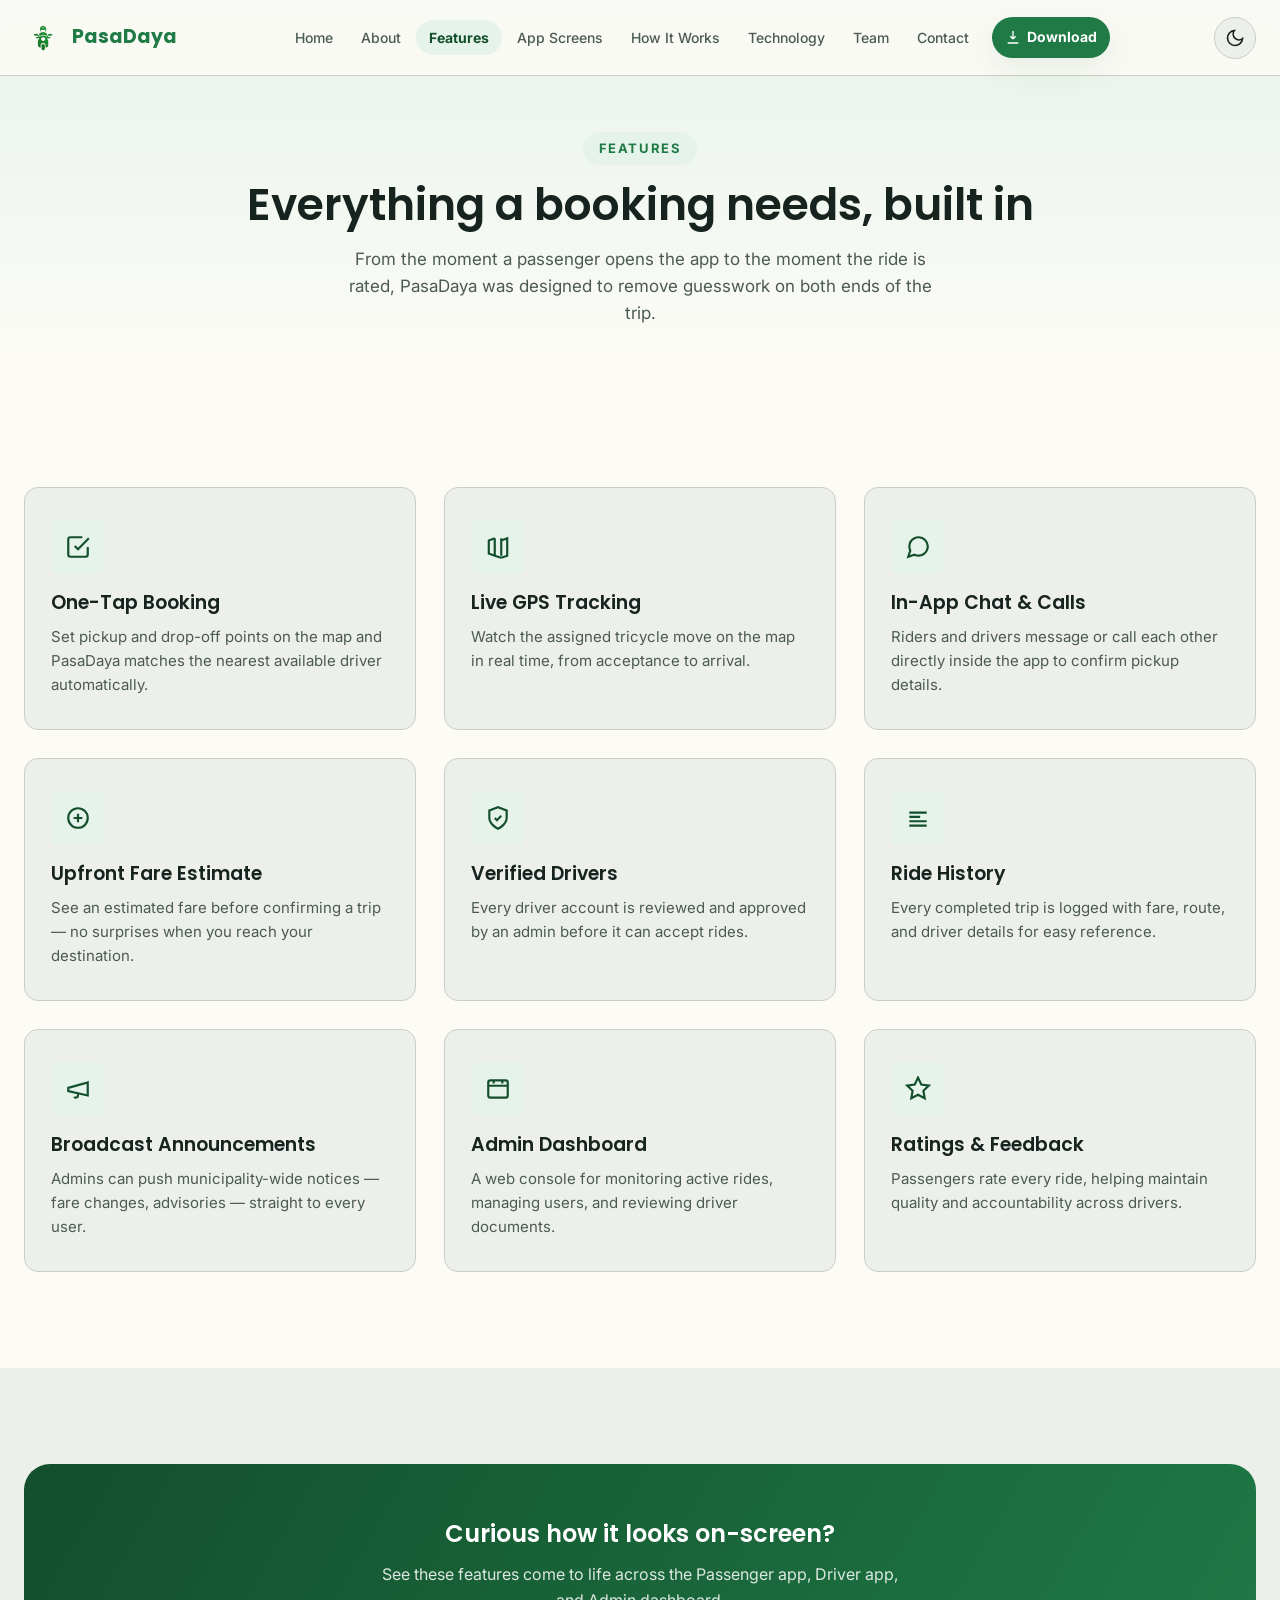
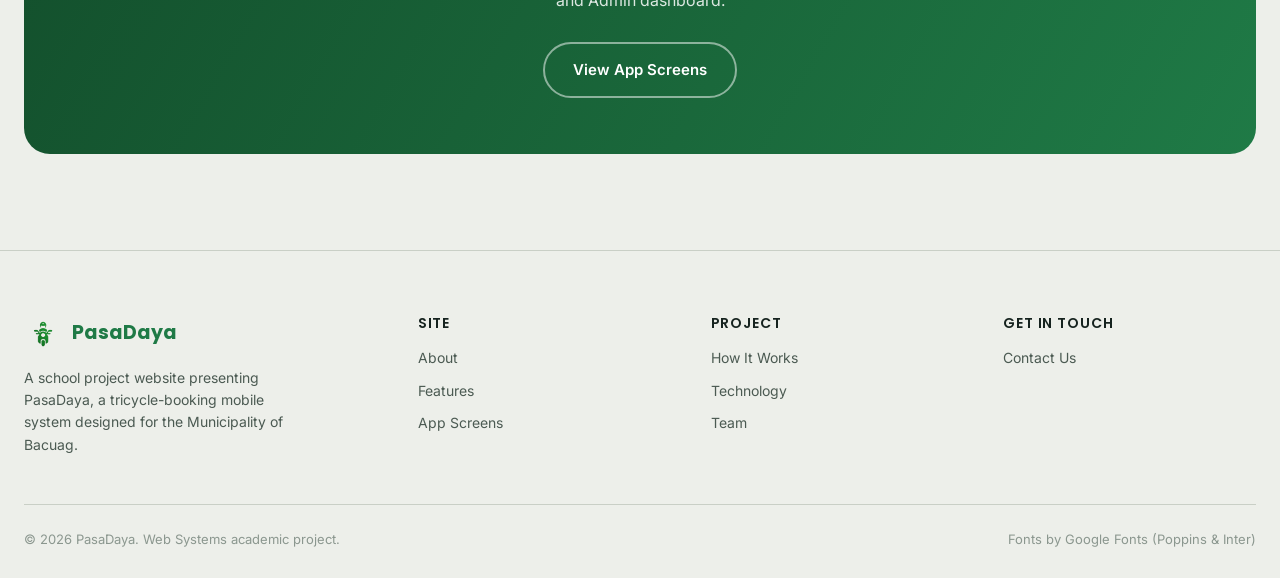
<file: features.html>
<!DOCTYPE html>
<html lang="en">
<head>
<meta charset="UTF-8">
<meta name="viewport" content="width=device-width, initial-scale=1.0">
<title>Features — PasaDaya</title>
<meta name="description" content="Explore PasaDaya's core features: real-time booking, live GPS tracking, in-app chat and calls, driver verification, fare estimation, and admin oversight tools.">
<link rel="preconnect" href="https://fonts.googleapis.com">
<link rel="preconnect" href="https://fonts.gstatic.com" crossorigin>
<link href="https://fonts.googleapis.com/css2?family=Poppins:wght@600;700&family=Inter:wght@400;500;600&display=swap" rel="stylesheet">
<link rel="stylesheet" href="css/style.css">
</head>
<body>

<nav class="navbar">
  <div class="container">
    <a href="index.html" class="brand"><img src="images/pasadaya-logo.png" alt="PasaDaya logo"> <span class="brand-text">Pasa<span>Daya</span></span></a>
    <ul class="nav-links">
      <li><a href="index.html">Home</a></li>
      <li><a href="about.html">About</a></li>
      <li><a href="features.html" aria-current="page">Features</a></li>
      <li><a href="app-screens.html">App Screens</a></li>
      <li><a href="how-it-works.html">How It Works</a></li>
      <li><a href="technology.html">Technology</a></li>
      <li><a href="team.html">Team</a></li>
      <li><a href="contact.html">Contact</a></li>
      <li><a href="index.html#download" class="nav-download"><svg viewBox="0 0 24 24" fill="none" stroke="currentColor" stroke-width="2"><path d="M12 3v12m0 0 4-4m-4 4-4-4M4 21h16"/></svg> Download</a></li>
    </ul>
    <div class="nav-actions">
      <button class="theme-toggle" aria-label="Toggle dark mode">
        <svg class="icon-moon" viewBox="0 0 24 24" fill="none" stroke="currentColor" stroke-width="2"><path d="M21 12.8A9 9 0 1 1 11.2 3a7 7 0 0 0 9.8 9.8Z"/></svg>
        <svg class="icon-sun" viewBox="0 0 24 24" fill="none" stroke="currentColor" stroke-width="2"><circle cx="12" cy="12" r="4"/><path d="M12 2v2M12 20v2M4.9 4.9l1.4 1.4M17.7 17.7l1.4 1.4M2 12h2M20 12h2M4.9 19.1l1.4-1.4M17.7 6.3l1.4-1.4"/></svg>
      </button>
      <button class="nav-toggle" aria-label="Open menu" aria-expanded="false"><span></span><span></span><span></span></button>
    </div>
  </div>
</nav>

<header class="page-hero">
  <div class="container">
    <span class="eyebrow">Features</span>
    <h1>Everything a booking needs, built in</h1>
    <p>From the moment a passenger opens the app to the moment the ride is rated, PasaDaya was designed to remove guesswork on both ends of the trip.</p>
  </div>
</header>

<section class="section">
  <div class="container">
    <div class="grid grid-3">
      <div class="card reveal">
        <div class="icon"><svg viewBox="0 0 24 24" fill="none" stroke="currentColor" stroke-width="2"><path d="M9 11l3 3L22 4"/><path d="M21 12v7a2 2 0 0 1-2 2H5a2 2 0 0 1-2-2V5a2 2 0 0 1 2-2h11"/></svg></div>
        <h3>One-Tap Booking</h3>
        <p>Set pickup and drop-off points on the map and PasaDaya matches the nearest available driver automatically.</p>
      </div>
      <div class="card reveal">
        <div class="icon"><svg viewBox="0 0 24 24" fill="none" stroke="currentColor" stroke-width="2"><path d="M9 20l-5.5-2V6L9 4m0 16l6 2m-6-2V4m6 18l5.5-2V4L15 6m0 14V4"/></svg></div>
        <h3>Live GPS Tracking</h3>
        <p>Watch the assigned tricycle move on the map in real time, from acceptance to arrival.</p>
      </div>
      <div class="card reveal">
        <div class="icon"><svg viewBox="0 0 24 24" fill="none" stroke="currentColor" stroke-width="2"><path d="M21 11.5a8.38 8.38 0 0 1-.9 3.8 8.5 8.5 0 0 1-7.6 4.7 8.38 8.38 0 0 1-3.8-.9L3 21l1.9-5.7a8.38 8.38 0 0 1-.9-3.8 8.5 8.5 0 0 1 4.7-7.6 8.38 8.38 0 0 1 3.8-.9h.5a8.48 8.48 0 0 1 8 8v.5z"/></svg></div>
        <h3>In-App Chat &amp; Calls</h3>
        <p>Riders and drivers message or call each other directly inside the app to confirm pickup details.</p>
      </div>
      <div class="card reveal">
        <div class="icon"><svg viewBox="0 0 24 24" fill="none" stroke="currentColor" stroke-width="2"><circle cx="12" cy="12" r="9"/><path d="M8 12h8M12 8v8"/></svg></div>
        <h3>Upfront Fare Estimate</h3>
        <p>See an estimated fare before confirming a trip — no surprises when you reach your destination.</p>
      </div>
      <div class="card reveal">
        <div class="icon"><svg viewBox="0 0 24 24" fill="none" stroke="currentColor" stroke-width="2"><path d="M12 22s8-4 8-10V5l-8-3-8 3v7c0 6 8 10 8 10z"/><path d="m9 12 2 2 4-4"/></svg></div>
        <h3>Verified Drivers</h3>
        <p>Every driver account is reviewed and approved by an admin before it can accept rides.</p>
      </div>
      <div class="card reveal">
        <div class="icon"><svg viewBox="0 0 24 24" fill="none" stroke="currentColor" stroke-width="2"><path d="M4 19h16M4 15h16M4 11h10M4 7h16"/></svg></div>
        <h3>Ride History</h3>
        <p>Every completed trip is logged with fare, route, and driver details for easy reference.</p>
      </div>
      <div class="card reveal">
        <div class="icon"><svg viewBox="0 0 24 24" fill="none" stroke="currentColor" stroke-width="2"><path d="M3 11l18-5v12L3 14v-3z"/><path d="M11.6 16.8a2 2 0 1 1-3.2 2.4"/></svg></div>
        <h3>Broadcast Announcements</h3>
        <p>Admins can push municipality-wide notices — fare changes, advisories — straight to every user.</p>
      </div>
      <div class="card reveal">
        <div class="icon"><svg viewBox="0 0 24 24" fill="none" stroke="currentColor" stroke-width="2"><rect x="3" y="4" width="18" height="16" rx="2"/><path d="M3 9h18M8 4v3M16 4v3"/></svg></div>
        <h3>Admin Dashboard</h3>
        <p>A web console for monitoring active rides, managing users, and reviewing driver documents.</p>
      </div>
      <div class="card reveal">
        <div class="icon"><svg viewBox="0 0 24 24" fill="none" stroke="currentColor" stroke-width="2"><path d="m12 17.3-6.2 3.3 1.2-6.9L2 8.9l7-1L12 1.5l3 6.4 7 1-5 4.8 1.2 6.9z"/></svg></div>
        <h3>Ratings &amp; Feedback</h3>
        <p>Passengers rate every ride, helping maintain quality and accountability across drivers.</p>
      </div>
    </div>
  </div>
</section>

<section class="section section-alt">
  <div class="container">
    <div class="cta-band reveal">
      <h2>Curious how it looks on-screen?</h2>
      <p>See these features come to life across the Passenger app, Driver app, and Admin dashboard.</p>
      <a href="app-screens.html" class="btn btn-outline">View App Screens</a>
    </div>
  </div>
</section>

<footer>
  <div class="container">
    <div class="footer-grid">
      <div class="footer-brand">
        <a href="index.html" class="brand"><img src="images/pasadaya-logo.png" alt="PasaDaya logo"> <span class="brand-text">Pasa<span>Daya</span></span></a>
        <p>A school project website presenting PasaDaya, a tricycle-booking mobile system designed for the Municipality of Bacuag.</p>
      </div>
      <div class="footer-col">
        <h4>Site</h4>
        <a href="about.html">About</a>
        <a href="features.html">Features</a>
        <a href="app-screens.html">App Screens</a>
      </div>
      <div class="footer-col">
        <h4>Project</h4>
        <a href="how-it-works.html">How It Works</a>
        <a href="technology.html">Technology</a>
        <a href="team.html">Team</a>
      </div>
      <div class="footer-col">
        <h4>Get in touch</h4>
        <a href="contact.html">Contact Us</a>
      </div>
    </div>
    <div class="footer-bottom">
      <span>&copy; 2026 PasaDaya. Web Systems academic project.</span>
      <span>Fonts by Google Fonts (Poppins &amp; Inter)</span>
    </div>
  </div>
</footer>

<button class="back-to-top" aria-label="Back to top">
  <svg viewBox="0 0 24 24" fill="none" stroke="currentColor" stroke-width="2"><path d="M12 19V5M5 12l7-7 7 7"/></svg>
</button>

<script src="js/main.js"></script>
</body>
</html>
</file>
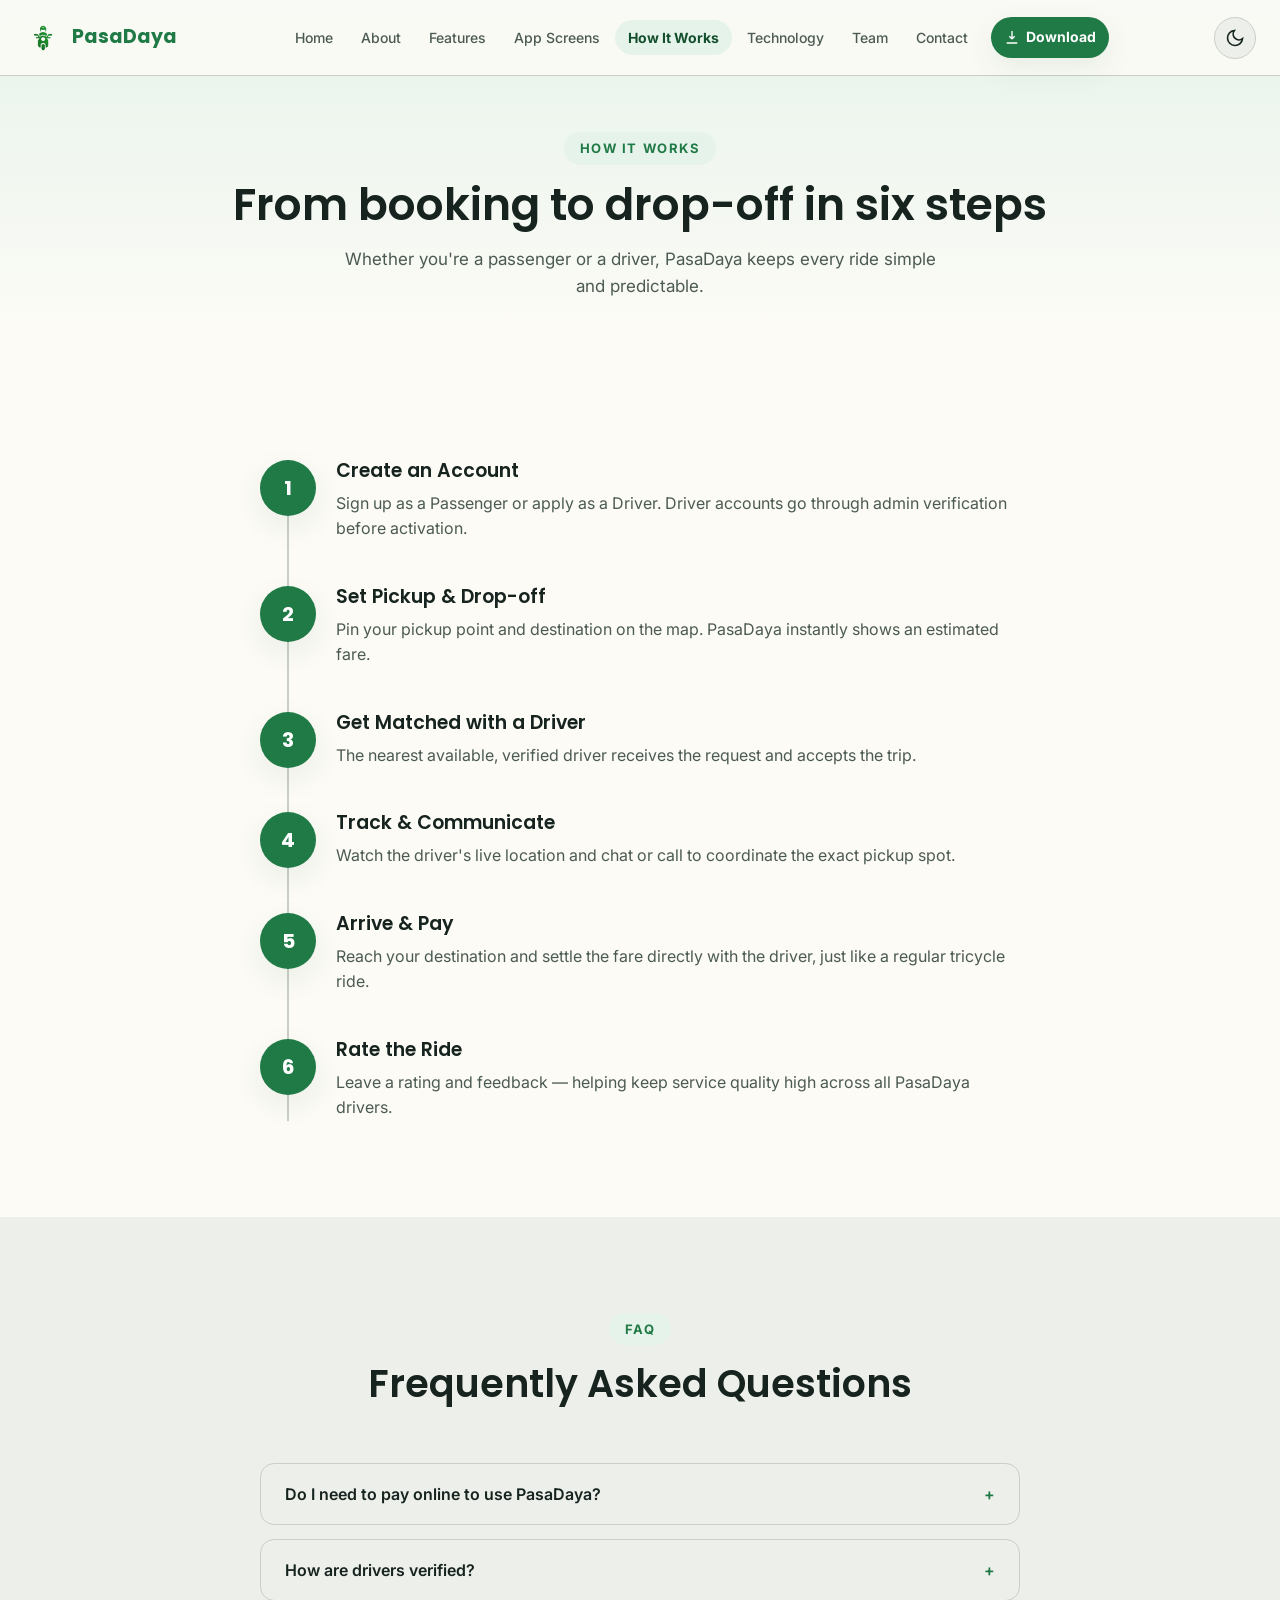
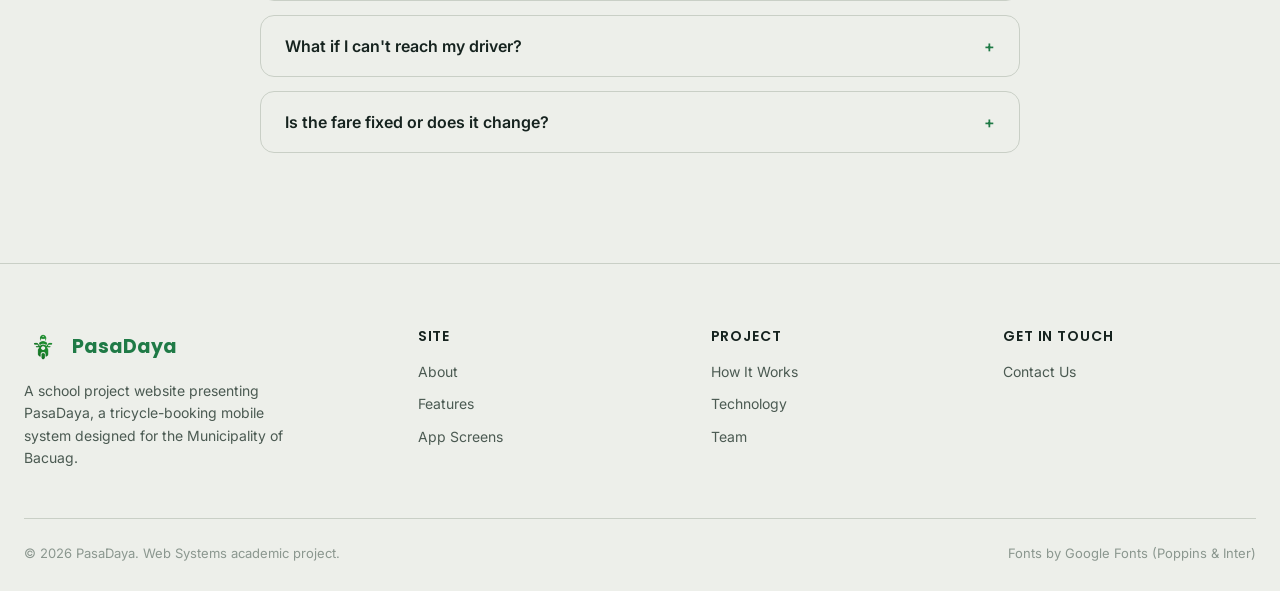
<file: how-it-works.html>
<!DOCTYPE html>
<html lang="en">
<head>
<meta charset="UTF-8">
<meta name="viewport" content="width=device-width, initial-scale=1.0">
<title>How It Works — PasaDaya</title>
<meta name="description" content="Step-by-step walkthrough of a PasaDaya ride, from booking to rating, plus frequently asked questions.">
<link rel="preconnect" href="https://fonts.googleapis.com">
<link rel="preconnect" href="https://fonts.gstatic.com" crossorigin>
<link href="https://fonts.googleapis.com/css2?family=Poppins:wght@600;700&family=Inter:wght@400;500;600&display=swap" rel="stylesheet">
<link rel="stylesheet" href="css/style.css">
</head>
<body>

<nav class="navbar">
  <div class="container">
    <a href="index.html" class="brand"><img src="images/pasadaya-logo.png" alt="PasaDaya logo"> <span class="brand-text">Pasa<span>Daya</span></span></a>
    <ul class="nav-links">
      <li><a href="index.html">Home</a></li>
      <li><a href="about.html">About</a></li>
      <li><a href="features.html">Features</a></li>
      <li><a href="app-screens.html">App Screens</a></li>
      <li><a href="how-it-works.html" aria-current="page">How It Works</a></li>
      <li><a href="technology.html">Technology</a></li>
      <li><a href="team.html">Team</a></li>
      <li><a href="contact.html">Contact</a></li>
      <li><a href="index.html#download" class="nav-download"><svg viewBox="0 0 24 24" fill="none" stroke="currentColor" stroke-width="2"><path d="M12 3v12m0 0 4-4m-4 4-4-4M4 21h16"/></svg> Download</a></li>
    </ul>
    <div class="nav-actions">
      <button class="theme-toggle" aria-label="Toggle dark mode">
        <svg class="icon-moon" viewBox="0 0 24 24" fill="none" stroke="currentColor" stroke-width="2"><path d="M21 12.8A9 9 0 1 1 11.2 3a7 7 0 0 0 9.8 9.8Z"/></svg>
        <svg class="icon-sun" viewBox="0 0 24 24" fill="none" stroke="currentColor" stroke-width="2"><circle cx="12" cy="12" r="4"/><path d="M12 2v2M12 20v2M4.9 4.9l1.4 1.4M17.7 17.7l1.4 1.4M2 12h2M20 12h2M4.9 19.1l1.4-1.4M17.7 6.3l1.4-1.4"/></svg>
      </button>
      <button class="nav-toggle" aria-label="Open menu" aria-expanded="false"><span></span><span></span><span></span></button>
    </div>
  </div>
</nav>

<header class="page-hero">
  <div class="container">
    <span class="eyebrow">How It Works</span>
    <h1>From booking to drop-off in six steps</h1>
    <p>Whether you're a passenger or a driver, PasaDaya keeps every ride simple and predictable.</p>
  </div>
</header>

<section class="section">
  <div class="container">
    <div class="timeline">
      <div class="t-step reveal">
        <div class="t-num">1</div>
        <h3>Create an Account</h3>
        <p>Sign up as a Passenger or apply as a Driver. Driver accounts go through admin verification before activation.</p>
      </div>
      <div class="t-step reveal">
        <div class="t-num">2</div>
        <h3>Set Pickup &amp; Drop-off</h3>
        <p>Pin your pickup point and destination on the map. PasaDaya instantly shows an estimated fare.</p>
      </div>
      <div class="t-step reveal">
        <div class="t-num">3</div>
        <h3>Get Matched with a Driver</h3>
        <p>The nearest available, verified driver receives the request and accepts the trip.</p>
      </div>
      <div class="t-step reveal">
        <div class="t-num">4</div>
        <h3>Track &amp; Communicate</h3>
        <p>Watch the driver's live location and chat or call to coordinate the exact pickup spot.</p>
      </div>
      <div class="t-step reveal">
        <div class="t-num">5</div>
        <h3>Arrive &amp; Pay</h3>
        <p>Reach your destination and settle the fare directly with the driver, just like a regular tricycle ride.</p>
      </div>
      <div class="t-step reveal">
        <div class="t-num">6</div>
        <h3>Rate the Ride</h3>
        <p>Leave a rating and feedback — helping keep service quality high across all PasaDaya drivers.</p>
      </div>
    </div>
  </div>
</section>

<section class="section section-alt">
  <div class="container">
    <div class="section-head reveal">
      <span class="eyebrow">FAQ</span>
      <h2>Frequently Asked Questions</h2>
    </div>
    <div class="accordion">
      <div class="acc-item reveal">
        <button class="acc-trigger">Do I need to pay online to use PasaDaya?<span class="plus">+</span></button>
        <div class="acc-panel"><div class="acc-panel-inner">No. Payment is settled directly with the driver after the ride, the same way a regular tricycle fare is paid.</div></div>
      </div>
      <div class="acc-item reveal">
        <button class="acc-trigger">How are drivers verified?<span class="plus">+</span></button>
        <div class="acc-panel"><div class="acc-panel-inner">Every driver submits their details and documents through the app. An admin reviews and approves the account through the web Admin Dashboard before the driver can go online.</div></div>
      </div>
      <div class="acc-item reveal">
        <button class="acc-trigger">What if I can't reach my driver?<span class="plus">+</span></button>
        <div class="acc-panel"><div class="acc-panel-inner">Passengers and drivers can message or call each other directly inside the app once a ride is matched, so coordinating pickup is always possible.</div></div>
      </div>
      <div class="acc-item reveal">
        <button class="acc-trigger">Is the fare fixed or does it change?<span class="plus">+</span></button>
        <div class="acc-panel"><div class="acc-panel-inner">Fare rates are set and updated by municipal admins through the dashboard, so estimates always reflect the current official rate.</div></div>
      </div>
    </div>
  </div>
</section>

<footer>
  <div class="container">
    <div class="footer-grid">
      <div class="footer-brand">
        <a href="index.html" class="brand"><img src="images/pasadaya-logo.png" alt="PasaDaya logo"> <span class="brand-text">Pasa<span>Daya</span></span></a>
        <p>A school project website presenting PasaDaya, a tricycle-booking mobile system designed for the Municipality of Bacuag.</p>
      </div>
      <div class="footer-col">
        <h4>Site</h4>
        <a href="about.html">About</a>
        <a href="features.html">Features</a>
        <a href="app-screens.html">App Screens</a>
      </div>
      <div class="footer-col">
        <h4>Project</h4>
        <a href="how-it-works.html">How It Works</a>
        <a href="technology.html">Technology</a>
        <a href="team.html">Team</a>
      </div>
      <div class="footer-col">
        <h4>Get in touch</h4>
        <a href="contact.html">Contact Us</a>
      </div>
    </div>
    <div class="footer-bottom">
      <span>&copy; 2026 PasaDaya. Web Systems academic project.</span>
      <span>Fonts by Google Fonts (Poppins &amp; Inter)</span>
    </div>
  </div>
</footer>

<button class="back-to-top" aria-label="Back to top">
  <svg viewBox="0 0 24 24" fill="none" stroke="currentColor" stroke-width="2"><path d="M12 19V5M5 12l7-7 7 7"/></svg>
</button>

<script src="js/main.js"></script>
</body>
</html>
</file>
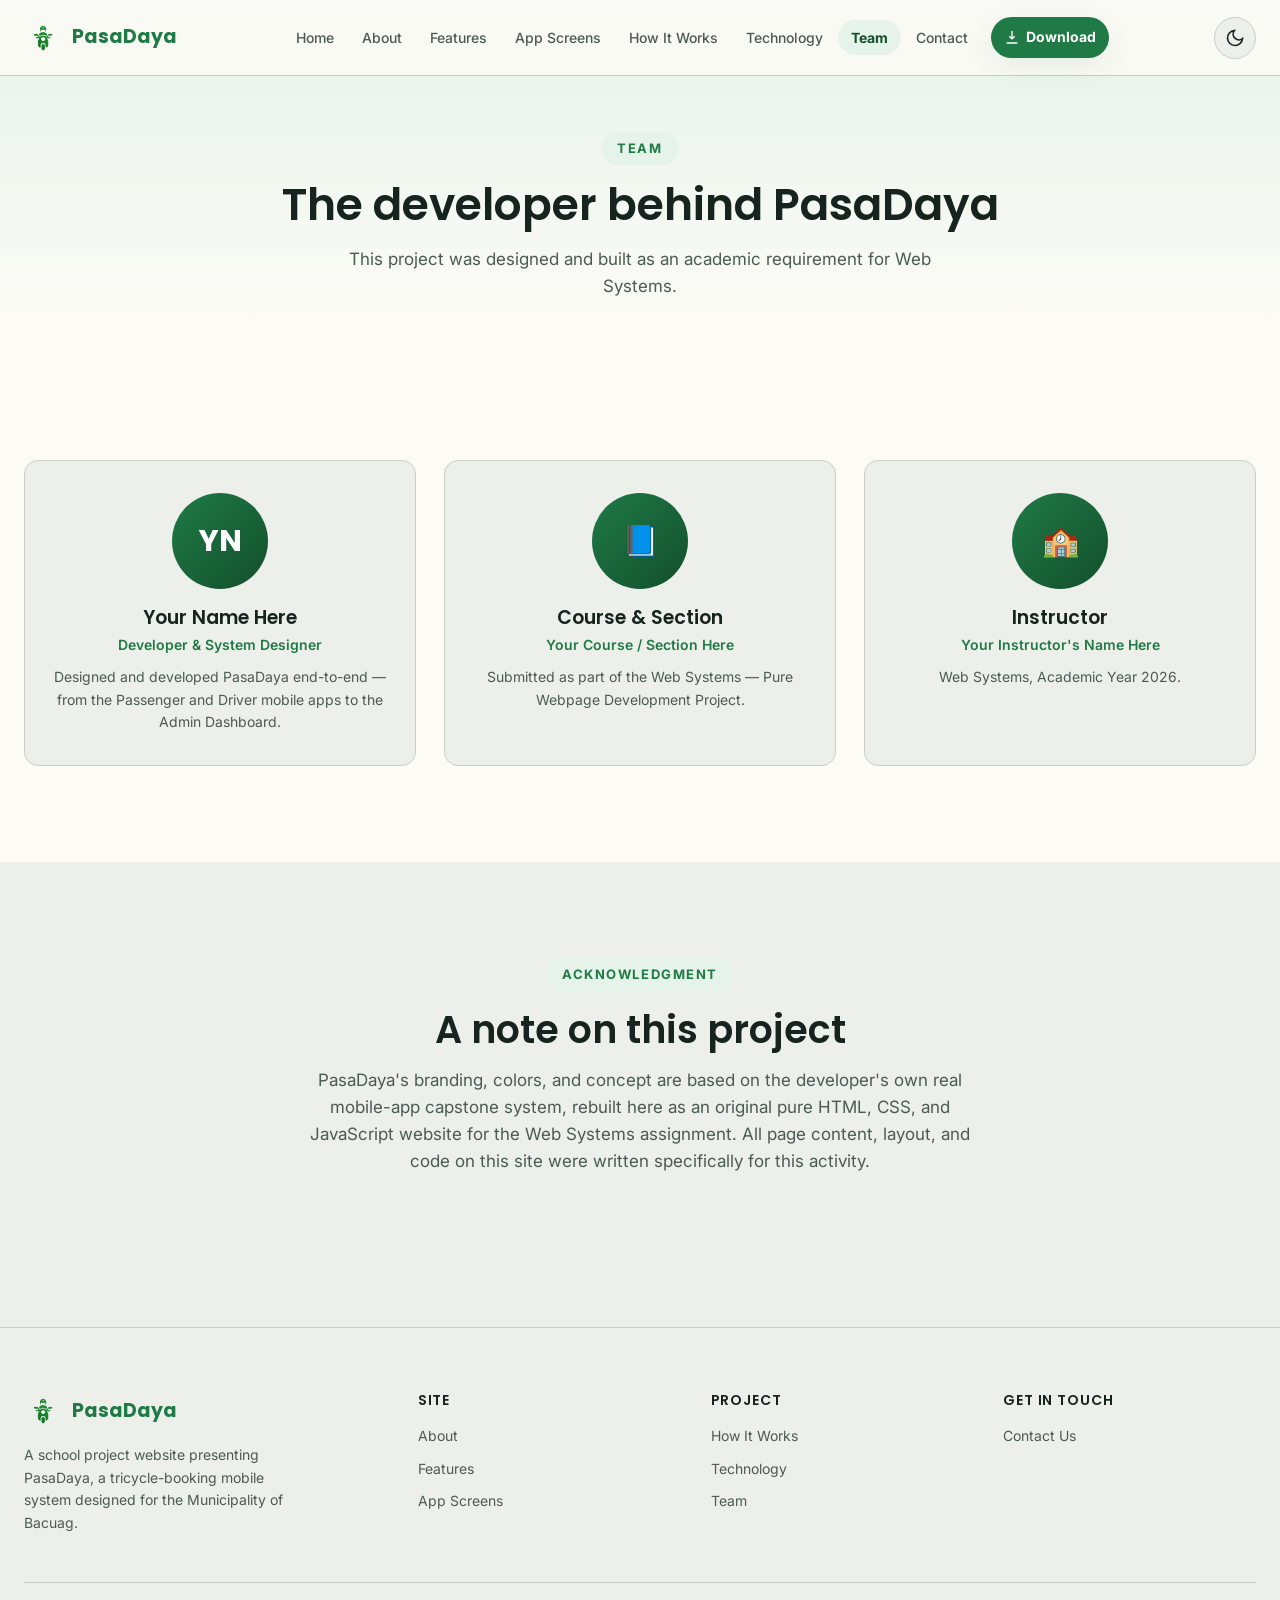
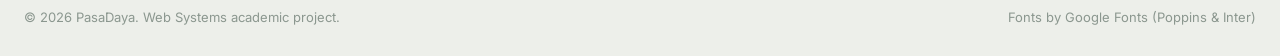
<file: team.html>
<!DOCTYPE html>
<html lang="en">
<head>
<meta charset="UTF-8">
<meta name="viewport" content="width=device-width, initial-scale=1.0">
<title>Team — PasaDaya</title>
<meta name="description" content="Meet the developer behind PasaDaya and the academic details of this project.">
<link rel="preconnect" href="https://fonts.googleapis.com">
<link rel="preconnect" href="https://fonts.gstatic.com" crossorigin>
<link href="https://fonts.googleapis.com/css2?family=Poppins:wght@600;700&family=Inter:wght@400;500;600&display=swap" rel="stylesheet">
<link rel="stylesheet" href="css/style.css">
</head>
<body>

<nav class="navbar">
  <div class="container">
    <a href="index.html" class="brand"><img src="images/pasadaya-logo.png" alt="PasaDaya logo"> <span class="brand-text">Pasa<span>Daya</span></span></a>
    <ul class="nav-links">
      <li><a href="index.html">Home</a></li>
      <li><a href="about.html">About</a></li>
      <li><a href="features.html">Features</a></li>
      <li><a href="app-screens.html">App Screens</a></li>
      <li><a href="how-it-works.html">How It Works</a></li>
      <li><a href="technology.html">Technology</a></li>
      <li><a href="team.html" aria-current="page">Team</a></li>
      <li><a href="contact.html">Contact</a></li>
      <li><a href="index.html#download" class="nav-download"><svg viewBox="0 0 24 24" fill="none" stroke="currentColor" stroke-width="2"><path d="M12 3v12m0 0 4-4m-4 4-4-4M4 21h16"/></svg> Download</a></li>
    </ul>
    <div class="nav-actions">
      <button class="theme-toggle" aria-label="Toggle dark mode">
        <svg class="icon-moon" viewBox="0 0 24 24" fill="none" stroke="currentColor" stroke-width="2"><path d="M21 12.8A9 9 0 1 1 11.2 3a7 7 0 0 0 9.8 9.8Z"/></svg>
        <svg class="icon-sun" viewBox="0 0 24 24" fill="none" stroke="currentColor" stroke-width="2"><circle cx="12" cy="12" r="4"/><path d="M12 2v2M12 20v2M4.9 4.9l1.4 1.4M17.7 17.7l1.4 1.4M2 12h2M20 12h2M4.9 19.1l1.4-1.4M17.7 6.3l1.4-1.4"/></svg>
      </button>
      <button class="nav-toggle" aria-label="Open menu" aria-expanded="false"><span></span><span></span><span></span></button>
    </div>
  </div>
</nav>

<header class="page-hero">
  <div class="container">
    <span class="eyebrow">Team</span>
    <h1>The developer behind PasaDaya</h1>
    <p>This project was designed and built as an academic requirement for Web Systems.</p>
  </div>
</header>

<section class="section">
  <div class="container">
    <div class="grid grid-3">
      <div class="team-card card reveal">
        <div class="avatar">YN</div>
        <h3>Your Name Here</h3>
        <div class="role">Developer &amp; System Designer</div>
        <p>Designed and developed PasaDaya end-to-end — from the Passenger and Driver mobile apps to the Admin Dashboard.</p>
      </div>
      <div class="team-card card reveal">
        <div class="avatar">📘</div>
        <h3>Course &amp; Section</h3>
        <div class="role">Your Course / Section Here</div>
        <p>Submitted as part of the Web Systems — Pure Webpage Development Project.</p>
      </div>
      <div class="team-card card reveal">
        <div class="avatar">🏫</div>
        <h3>Instructor</h3>
        <div class="role">Your Instructor's Name Here</div>
        <p>Web Systems, Academic Year 2026.</p>
      </div>
    </div>
  </div>
</section>

<section class="section section-alt">
  <div class="container">
    <div class="section-head reveal">
      <span class="eyebrow">Acknowledgment</span>
      <h2>A note on this project</h2>
      <p>PasaDaya's branding, colors, and concept are based on the developer's own real mobile-app capstone system, rebuilt here as an original pure HTML, CSS, and JavaScript website for the Web Systems assignment. All page content, layout, and code on this site were written specifically for this activity.</p>
    </div>
  </div>
</section>

<footer>
  <div class="container">
    <div class="footer-grid">
      <div class="footer-brand">
        <a href="index.html" class="brand"><img src="images/pasadaya-logo.png" alt="PasaDaya logo"> <span class="brand-text">Pasa<span>Daya</span></span></a>
        <p>A school project website presenting PasaDaya, a tricycle-booking mobile system designed for the Municipality of Bacuag.</p>
      </div>
      <div class="footer-col">
        <h4>Site</h4>
        <a href="about.html">About</a>
        <a href="features.html">Features</a>
        <a href="app-screens.html">App Screens</a>
      </div>
      <div class="footer-col">
        <h4>Project</h4>
        <a href="how-it-works.html">How It Works</a>
        <a href="technology.html">Technology</a>
        <a href="team.html">Team</a>
      </div>
      <div class="footer-col">
        <h4>Get in touch</h4>
        <a href="contact.html">Contact Us</a>
      </div>
    </div>
    <div class="footer-bottom">
      <span>&copy; 2026 PasaDaya. Web Systems academic project.</span>
      <span>Fonts by Google Fonts (Poppins &amp; Inter)</span>
    </div>
  </div>
</footer>

<button class="back-to-top" aria-label="Back to top">
  <svg viewBox="0 0 24 24" fill="none" stroke="currentColor" stroke-width="2"><path d="M12 19V5M5 12l7-7 7 7"/></svg>
</button>

<script src="js/main.js"></script>
</body>
</html>
</file>
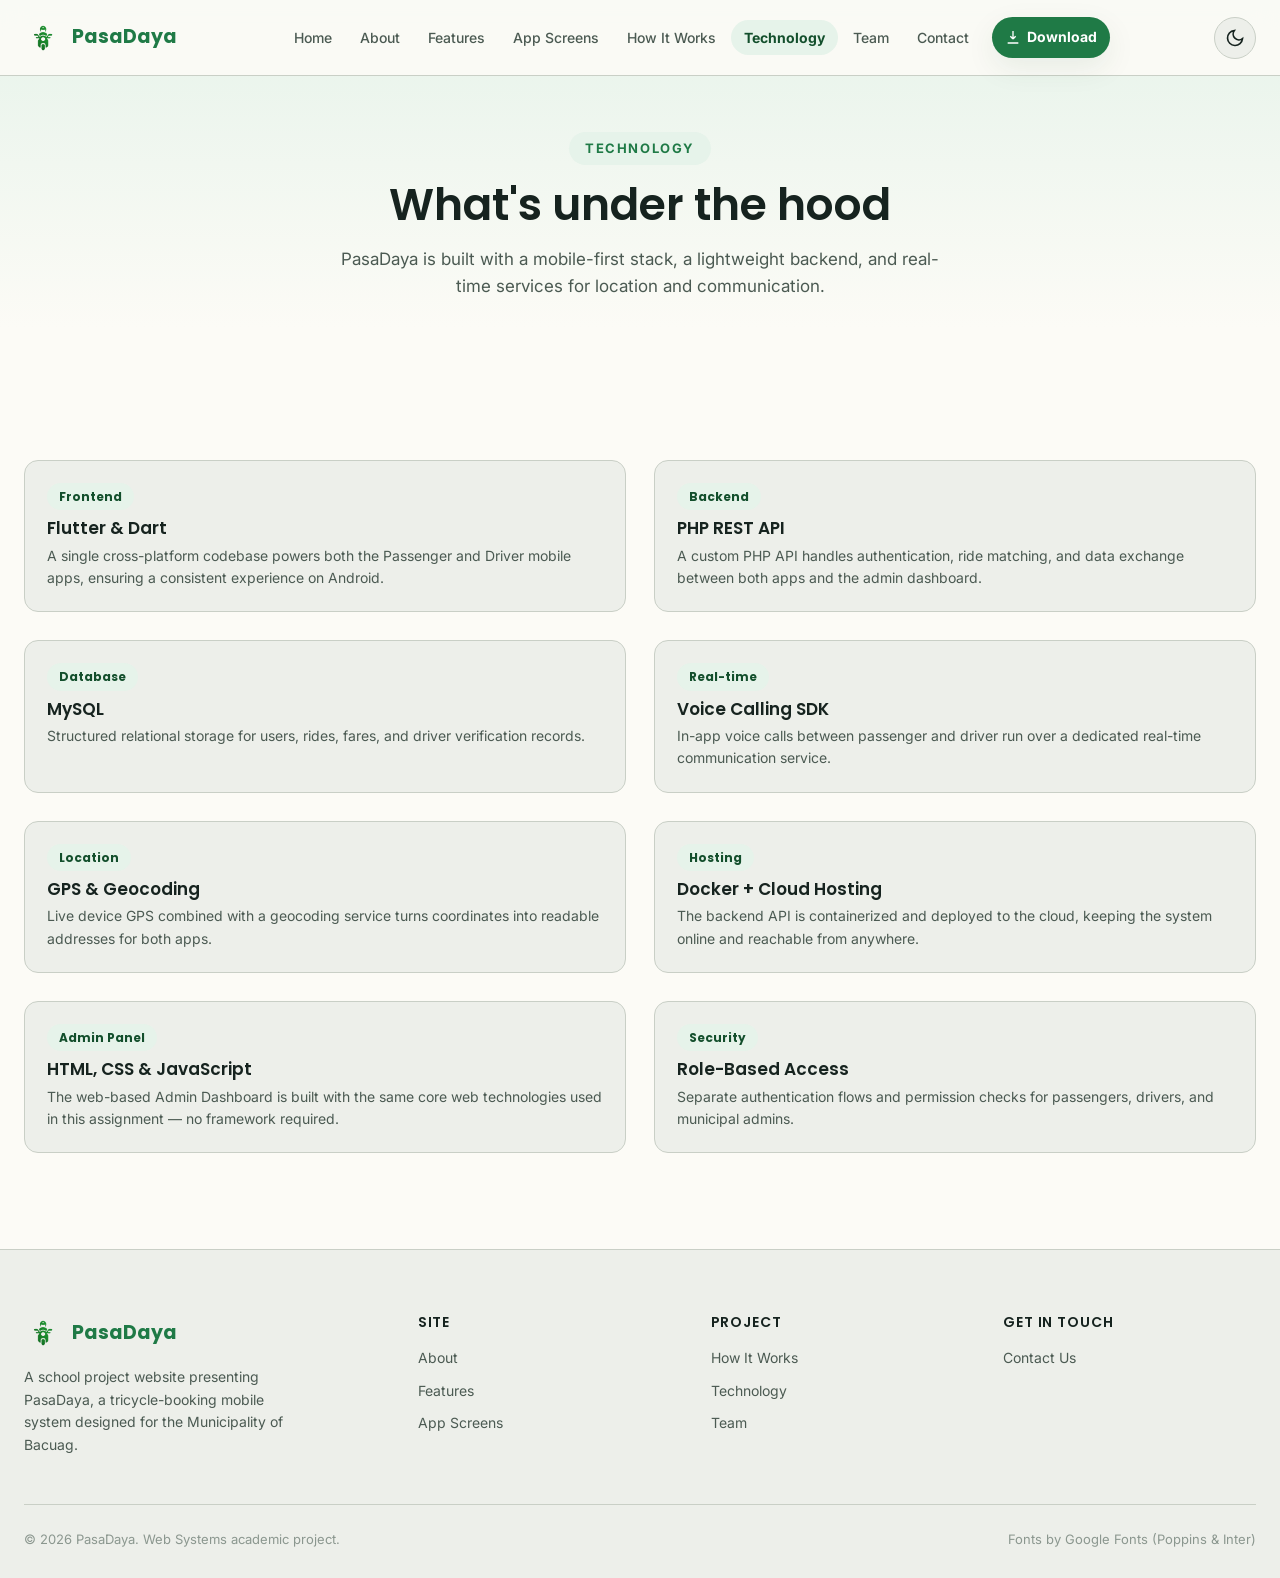
<file: technology.html>
<!DOCTYPE html>
<html lang="en">
<head>
<meta charset="UTF-8">
<meta name="viewport" content="width=device-width, initial-scale=1.0">
<title>Technology — PasaDaya</title>
<meta name="description" content="The technology stack behind PasaDaya: Flutter mobile apps, a PHP and MySQL backend, real-time voice calls, and cloud hosting.">
<link rel="preconnect" href="https://fonts.googleapis.com">
<link rel="preconnect" href="https://fonts.gstatic.com" crossorigin>
<link href="https://fonts.googleapis.com/css2?family=Poppins:wght@600;700&family=Inter:wght@400;500;600&display=swap" rel="stylesheet">
<link rel="stylesheet" href="css/style.css">
</head>
<body>

<nav class="navbar">
  <div class="container">
    <a href="index.html" class="brand"><img src="images/pasadaya-logo.png" alt="PasaDaya logo"> <span class="brand-text">Pasa<span>Daya</span></span></a>
    <ul class="nav-links">
      <li><a href="index.html">Home</a></li>
      <li><a href="about.html">About</a></li>
      <li><a href="features.html">Features</a></li>
      <li><a href="app-screens.html">App Screens</a></li>
      <li><a href="how-it-works.html">How It Works</a></li>
      <li><a href="technology.html" aria-current="page">Technology</a></li>
      <li><a href="team.html">Team</a></li>
      <li><a href="contact.html">Contact</a></li>
      <li><a href="index.html#download" class="nav-download"><svg viewBox="0 0 24 24" fill="none" stroke="currentColor" stroke-width="2"><path d="M12 3v12m0 0 4-4m-4 4-4-4M4 21h16"/></svg> Download</a></li>
    </ul>
    <div class="nav-actions">
      <button class="theme-toggle" aria-label="Toggle dark mode">
        <svg class="icon-moon" viewBox="0 0 24 24" fill="none" stroke="currentColor" stroke-width="2"><path d="M21 12.8A9 9 0 1 1 11.2 3a7 7 0 0 0 9.8 9.8Z"/></svg>
        <svg class="icon-sun" viewBox="0 0 24 24" fill="none" stroke="currentColor" stroke-width="2"><circle cx="12" cy="12" r="4"/><path d="M12 2v2M12 20v2M4.9 4.9l1.4 1.4M17.7 17.7l1.4 1.4M2 12h2M20 12h2M4.9 19.1l1.4-1.4M17.7 6.3l1.4-1.4"/></svg>
      </button>
      <button class="nav-toggle" aria-label="Open menu" aria-expanded="false"><span></span><span></span><span></span></button>
    </div>
  </div>
</nav>

<header class="page-hero">
  <div class="container">
    <span class="eyebrow">Technology</span>
    <h1>What's under the hood</h1>
    <p>PasaDaya is built with a mobile-first stack, a lightweight backend, and real-time services for location and communication.</p>
  </div>
</header>

<section class="section">
  <div class="container">
    <div class="grid grid-2">
      <div class="tech-item reveal">
        <div>
          <span class="badge">Frontend</span>
          <h4>Flutter &amp; Dart</h4>
          <p>A single cross-platform codebase powers both the Passenger and Driver mobile apps, ensuring a consistent experience on Android.</p>
        </div>
      </div>
      <div class="tech-item reveal">
        <div>
          <span class="badge">Backend</span>
          <h4>PHP REST API</h4>
          <p>A custom PHP API handles authentication, ride matching, and data exchange between both apps and the admin dashboard.</p>
        </div>
      </div>
      <div class="tech-item reveal">
        <div>
          <span class="badge">Database</span>
          <h4>MySQL</h4>
          <p>Structured relational storage for users, rides, fares, and driver verification records.</p>
        </div>
      </div>
      <div class="tech-item reveal">
        <div>
          <span class="badge">Real-time</span>
          <h4>Voice Calling SDK</h4>
          <p>In-app voice calls between passenger and driver run over a dedicated real-time communication service.</p>
        </div>
      </div>
      <div class="tech-item reveal">
        <div>
          <span class="badge">Location</span>
          <h4>GPS &amp; Geocoding</h4>
          <p>Live device GPS combined with a geocoding service turns coordinates into readable addresses for both apps.</p>
        </div>
      </div>
      <div class="tech-item reveal">
        <div>
          <span class="badge">Hosting</span>
          <h4>Docker + Cloud Hosting</h4>
          <p>The backend API is containerized and deployed to the cloud, keeping the system online and reachable from anywhere.</p>
        </div>
      </div>
      <div class="tech-item reveal">
        <div>
          <span class="badge">Admin Panel</span>
          <h4>HTML, CSS &amp; JavaScript</h4>
          <p>The web-based Admin Dashboard is built with the same core web technologies used in this assignment — no framework required.</p>
        </div>
      </div>
      <div class="tech-item reveal">
        <div>
          <span class="badge">Security</span>
          <h4>Role-Based Access</h4>
          <p>Separate authentication flows and permission checks for passengers, drivers, and municipal admins.</p>
        </div>
      </div>
    </div>
  </div>
</section>

<footer>
  <div class="container">
    <div class="footer-grid">
      <div class="footer-brand">
        <a href="index.html" class="brand"><img src="images/pasadaya-logo.png" alt="PasaDaya logo"> <span class="brand-text">Pasa<span>Daya</span></span></a>
        <p>A school project website presenting PasaDaya, a tricycle-booking mobile system designed for the Municipality of Bacuag.</p>
      </div>
      <div class="footer-col">
        <h4>Site</h4>
        <a href="about.html">About</a>
        <a href="features.html">Features</a>
        <a href="app-screens.html">App Screens</a>
      </div>
      <div class="footer-col">
        <h4>Project</h4>
        <a href="how-it-works.html">How It Works</a>
        <a href="technology.html">Technology</a>
        <a href="team.html">Team</a>
      </div>
      <div class="footer-col">
        <h4>Get in touch</h4>
        <a href="contact.html">Contact Us</a>
      </div>
    </div>
    <div class="footer-bottom">
      <span>&copy; 2026 PasaDaya. Web Systems academic project.</span>
      <span>Fonts by Google Fonts (Poppins &amp; Inter)</span>
    </div>
  </div>
</footer>

<button class="back-to-top" aria-label="Back to top">
  <svg viewBox="0 0 24 24" fill="none" stroke="currentColor" stroke-width="2"><path d="M12 19V5M5 12l7-7 7 7"/></svg>
</button>

<script src="js/main.js"></script>
</body>
</html>
</file>
<file: css/style.css>
/* ============================================================
   PasaDaya Showcase Site — Design System
   Pure CSS3, no frameworks. Brand palette taken from the real
   PasaDaya product (green + off-white + gold accent).
   ============================================================ */

:root {
  --bg: #FCFBF6;
  --bg-alt: #EDEFEA;
  --bg-soft: #E2E5DB;
  --text: #16231F;
  --text-muted: #4B5A52;
  --text-faint: #8B978F;
  --border: #C9CFC6;
  --green: #1F7A46;
  --green-dark: #134F2C;
  --green-soft: #E6F3EA;
  --gold: #E8A93B;
  --gold-dark: #3A2A08;
  --gold-soft: #FBEACB;
  --radius-sm: 8px;
  --radius: 14px;
  --radius-lg: 26px;
  --shadow: 0 10px 30px rgba(19, 79, 44, 0.08);
  --shadow-lg: 0 20px 50px rgba(19, 79, 44, 0.14);
  --nav-h: 76px;
  --container: 1280px;
  color-scheme: light;
}

[data-theme="dark"] {
  --bg: #121815;
  --bg-alt: #1A2320;
  --bg-soft: #212C27;
  --text: #EDF1EC;
  --text-muted: #A9B5AE;
  --text-faint: #6C7A72;
  --border: #324139;
  --green: #4CC585;
  --green-dark: #8AE3B3;
  --green-soft: #123322;
  --gold: #F0BE5F;
  --gold-dark: #3A2A08;
  --gold-soft: #3A2E14;
  --shadow: 0 10px 30px rgba(0, 0, 0, 0.45);
  --shadow-lg: 0 20px 55px rgba(0, 0, 0, 0.55);
  color-scheme: dark;
}

* { box-sizing: border-box; margin: 0; padding: 0; }

html { scroll-behavior: smooth; }

body {
  background: var(--bg);
  color: var(--text);
  font-family: 'Inter', 'Segoe UI', Arial, sans-serif;
  line-height: 1.6;
  -webkit-font-smoothing: antialiased;
  transition: background .3s ease, color .3s ease;
  overflow-x: hidden;
}

h1, h2, h3, h4 {
  font-family: 'Poppins', 'Segoe UI', Arial, sans-serif;
  line-height: 1.2;
  font-weight: 600;
  color: var(--text);
}

img { max-width: 100%; display: block; }
a { color: inherit; text-decoration: none; }
ul { list-style: none; }
button { font-family: inherit; cursor: pointer; }

.container {
  width: 100%;
  max-width: var(--container);
  margin: 0 auto;
  padding: 0 24px;
}

.section { padding: 96px 0; }
.section-alt { background: var(--bg-alt); }

.section-head {
  max-width: 680px;
  margin: 0 auto 56px;
  text-align: center;
}
.eyebrow {
  display: inline-block;
  font-size: 13px;
  font-weight: 700;
  letter-spacing: .12em;
  text-transform: uppercase;
  color: var(--green);
  background: var(--green-soft);
  padding: 6px 16px;
  border-radius: 999px;
  margin-bottom: 16px;
}
.section-head h2 { font-size: clamp(28px, 4vw, 38px); margin-bottom: 14px; }
.section-head p { color: var(--text-muted); font-size: 17px; }

/* ---------- Buttons ---------- */
.btn {
  display: inline-flex;
  align-items: center;
  gap: 8px;
  padding: 14px 28px;
  border-radius: 999px;
  font-weight: 600;
  font-size: 15px;
  border: 2px solid transparent;
  transition: transform .2s ease, box-shadow .2s ease, background .2s ease, color .2s ease;
}
.btn-primary { background: var(--green); color: #fff; box-shadow: var(--shadow); }
.btn-primary:hover { transform: translateY(-3px); box-shadow: var(--shadow-lg); }
.btn-outline { border-color: var(--border); color: var(--text); background: transparent; }
.btn-outline:hover { border-color: var(--green); color: var(--green); transform: translateY(-3px); }
.btn-block { width: 100%; justify-content: center; }

/* ---------- Navbar ---------- */
.navbar {
  position: fixed;
  top: 0; left: 0; right: 0;
  z-index: 1000;
  height: var(--nav-h);
  display: flex;
  align-items: center;
  background: color-mix(in srgb, var(--bg) 88%, transparent);
  backdrop-filter: blur(14px);
  border-bottom: 1px solid var(--border);
}
.navbar .container { display: flex; align-items: center; justify-content: space-between; }
.brand { display: flex; align-items: center; gap: 10px; font-family: 'Poppins', sans-serif; font-weight: 700; font-size: 19px; }
.brand img { width: 38px; height: 38px; border-radius: 10px; object-fit: cover; }
.brand span { color: var(--green); }

.nav-links { display: flex; align-items: center; gap: 2px; flex-wrap: wrap; justify-content: flex-end; }
.nav-links a {
  padding: 9px 13px;
  border-radius: 999px;
  font-size: 14px;
  font-weight: 500;
  color: var(--text-muted);
  transition: background .2s ease, color .2s ease;
  white-space: nowrap;
}
.nav-links a:hover { background: var(--bg-soft); color: var(--text); }
.nav-links a[aria-current="page"] { background: var(--green-soft); color: var(--green-dark); font-weight: 700; }

.nav-links a.nav-download {
  display: inline-flex;
  align-items: center;
  gap: 6px;
  background: var(--green);
  color: #fff;
  font-weight: 700;
  box-shadow: var(--shadow);
  margin-left: 8px;
}
.nav-links a.nav-download svg { width: 16px; height: 16px; }
.nav-links a.nav-download:hover { background: var(--green-dark); color: #fff; }

.nav-actions { display: flex; align-items: center; gap: 10px; }

.theme-toggle {
  width: 42px; height: 42px;
  border-radius: 50%;
  border: 1px solid var(--border);
  background: var(--bg-alt);
  display: flex; align-items: center; justify-content: center;
  color: var(--text);
  transition: background .2s ease, transform .2s ease;
}
.theme-toggle:hover { transform: rotate(15deg); }
.theme-toggle svg { width: 20px; height: 20px; }
[data-theme="dark"] .icon-sun { display: block; }
[data-theme="dark"] .icon-moon { display: none; }
.icon-sun { display: none; }
.icon-moon { display: block; }

.nav-toggle {
  display: none;
  width: 42px; height: 42px;
  border-radius: 10px;
  border: 1px solid var(--border);
  background: var(--bg-alt);
  flex-direction: column;
  align-items: center;
  justify-content: center;
  gap: 5px;
}
.nav-toggle span { width: 20px; height: 2px; background: var(--text); border-radius: 2px; transition: transform .25s ease, opacity .25s ease; }
.nav-toggle.open span:nth-child(1) { transform: translateY(7px) rotate(45deg); }
.nav-toggle.open span:nth-child(2) { opacity: 0; }
.nav-toggle.open span:nth-child(3) { transform: translateY(-7px) rotate(-45deg); }

/* ---------- Hero ---------- */
.hero {
  padding: calc(var(--nav-h) + 64px) 0 80px;
  background:
    radial-gradient(circle at 12% 20%, var(--green-soft) 0%, transparent 55%),
    radial-gradient(circle at 90% 10%, var(--gold-soft) 0%, transparent 45%),
    var(--bg);
}
.hero .container { display: grid; grid-template-columns: .95fr 1.25fr; gap: 48px; align-items: center; }
.hero h1 { font-size: clamp(34px, 5vw, 54px); margin-bottom: 20px; }
.hero h1 em { font-style: normal; color: var(--green); }
.hero p.lead { font-size: 18px; color: var(--text-muted); max-width: 520px; margin-bottom: 32px; }
.hero-actions { display: flex; gap: 14px; flex-wrap: wrap; }

/* ---------- Stats ---------- */
.stat-row { display: grid; grid-template-columns: repeat(4, 1fr); gap: 20px; margin-top: 72px; }
.stat-card {
  background: var(--bg-alt);
  border: 1px solid var(--border);
  border-radius: var(--radius);
  padding: 28px 20px;
  text-align: center;
}
.stat-card .num { font-family: 'Poppins', sans-serif; font-size: 34px; font-weight: 700; color: var(--green); }
.stat-card .label { color: var(--text-muted); font-size: 14px; margin-top: 6px; }

/* ---------- Cards / Grids ---------- */
.grid { display: grid; gap: 28px; }
.grid-3 { grid-template-columns: repeat(3, 1fr); }
.grid-2 { grid-template-columns: repeat(2, 1fr); }
.grid-4 { grid-template-columns: repeat(4, 1fr); }

.card {
  background: var(--bg-alt);
  border: 1px solid var(--border);
  border-radius: var(--radius);
  padding: 32px 26px;
  transition: transform .25s ease, box-shadow .25s ease, border-color .25s ease;
}
.card:hover { transform: translateY(-6px); box-shadow: var(--shadow-lg); border-color: var(--green); }
.card .icon {
  width: 54px; height: 54px;
  border-radius: var(--radius-sm);
  background: var(--green-soft);
  color: var(--green-dark);
  display: flex; align-items: center; justify-content: center;
  margin-bottom: 18px;
}
.card .icon svg { width: 26px; height: 26px; }
.card h3 { font-size: 19px; margin-bottom: 10px; }
.card p { color: var(--text-muted); font-size: 15px; }

/* ---------- Phone Mockup (image-based) ---------- */
.phone-img-wrap { display: flex; justify-content: center; align-items: flex-end; height: 460px; }
.phone-img {
  height: 100%;
  width: auto;
  max-width: 100%;
  object-fit: contain;
  border-radius: 30px;
  filter: drop-shadow(0 24px 40px rgba(19, 79, 44, 0.28));
}
@media (max-width: 600px) {
  .phone-img-wrap { height: 430px; }
}
.phone-img.is-compact { height: 96%; }

.hero-img {
  width: 100%;
  max-width: 920px;
  filter: drop-shadow(0 24px 40px rgba(19, 79, 44, 0.28));
}

/* ---------- Phone Mockup (CSS-drawn) ---------- */
.phone-wrap { display: flex; justify-content: center; }
.phone {
  width: 260px;
  aspect-ratio: 9 / 19.5;
  background: #0f1512;
  border-radius: 38px;
  padding: 12px;
  box-shadow: var(--shadow-lg);
  position: relative;
  border: 2px solid #22302a;
}
.phone::before {
  content: "";
  position: absolute;
  top: 22px; left: 50%; transform: translateX(-50%);
  width: 90px; height: 22px;
  background: #0f1512;
  border-radius: 14px;
  z-index: 2;
}
.phone-screen {
  width: 100%; height: 100%;
  background: var(--bg);
  border-radius: 26px;
  overflow: hidden;
  position: relative;
  display: flex;
  flex-direction: column;
}
.phone-status { height: 34px; display: flex; align-items: center; justify-content: space-between; padding: 0 18px; font-size: 11px; color: var(--text-muted); }
.phone-app-bar { background: var(--green); color: #fff; padding: 14px 18px; font-weight: 700; font-size: 14px; display: flex; align-items: center; gap: 8px; }
.phone-body { padding: 14px; flex: 1; overflow: hidden; }
.phone-map { height: 120px; border-radius: 12px; background: linear-gradient(135deg, var(--green-soft), var(--bg-soft)); position: relative; margin-bottom: 12px; }
.phone-map .pin { position: absolute; width: 10px; height: 10px; background: var(--green); border-radius: 50%; box-shadow: 0 0 0 5px color-mix(in srgb, var(--green) 25%, transparent); }
.phone-row { display: flex; align-items: center; gap: 10px; background: var(--bg-alt); border: 1px solid var(--border); border-radius: 10px; padding: 10px 12px; margin-bottom: 10px; font-size: 12px; }
.phone-row .dot { width: 26px; height: 26px; border-radius: 50%; background: var(--gold-soft); flex-shrink: 0; }
.phone-bubble { max-width: 75%; padding: 8px 12px; border-radius: 12px; font-size: 11px; margin-bottom: 8px; }
.phone-bubble.in { background: var(--bg-alt); border: 1px solid var(--border); }
.phone-bubble.out { background: var(--green); color: #fff; margin-left: auto; }
.phone-nav { display: flex; justify-content: space-around; padding: 10px 0; border-top: 1px solid var(--border); }
.phone-nav span { width: 18px; height: 18px; border-radius: 5px; background: var(--bg-soft); }
.phone-caption { text-align: center; margin-top: 22px; font-weight: 700; }
.phone-caption small { display: block; font-weight: 400; color: var(--text-muted); margin-top: 4px; }

/* ---------- Browser mockup (Admin dashboard) ---------- */
.browser-frame {
  background: var(--bg);
  border: 1px solid var(--border);
  border-radius: var(--radius);
  box-shadow: var(--shadow-lg);
  overflow: hidden;
}
.browser-bar { background: var(--bg-alt); padding: 10px 14px; display: flex; align-items: center; gap: 8px; border-bottom: 1px solid var(--border); }
.browser-bar .dots { display: flex; gap: 6px; }
.browser-bar .dots span { width: 10px; height: 10px; border-radius: 50%; background: var(--bg-soft); }
.browser-bar .url { flex: 1; background: var(--bg); border: 1px solid var(--border); border-radius: 999px; padding: 5px 14px; font-size: 12px; color: var(--text-faint); text-align: center; }
.browser-body { display: grid; grid-template-columns: 190px 1fr; min-height: 300px; }
.browser-side { background: var(--bg-alt); border-right: 1px solid var(--border); padding: 18px 14px; }
.browser-side .side-item { padding: 10px 12px; border-radius: var(--radius-sm); font-size: 13px; color: var(--text-muted); margin-bottom: 6px; }
.browser-side .side-item.active { background: var(--green-soft); color: var(--green-dark); font-weight: 600; }
.browser-main { padding: 20px; }
.browser-cards { display: grid; grid-template-columns: repeat(3, 1fr); gap: 12px; margin-bottom: 16px; }
.browser-cards .mini-card { background: var(--bg-alt); border: 1px solid var(--border); border-radius: var(--radius-sm); padding: 14px; }
.browser-cards .mini-card .n { font-family: 'Poppins', sans-serif; font-weight: 700; font-size: 20px; color: var(--green); }
.browser-cards .mini-card .l { font-size: 11px; color: var(--text-muted); margin-top: 4px; }
.browser-table { border: 1px solid var(--border); border-radius: var(--radius-sm); overflow: hidden; }
.browser-table .t-row { display: flex; justify-content: space-between; padding: 10px 14px; font-size: 12px; border-bottom: 1px solid var(--border); color: var(--text-muted); }
.browser-table .t-row:last-child { border-bottom: none; }
.browser-table .t-row.head { background: var(--bg-alt); font-weight: 700; color: var(--text); }
.badge-pill { padding: 3px 10px; border-radius: 999px; font-size: 10px; font-weight: 700; }
.badge-pill.ok { background: var(--green-soft); color: var(--green-dark); }
.badge-pill.pending { background: var(--gold-soft); color: var(--gold-dark); }

/* ---------- Timeline (How it works) ---------- */
.timeline { position: relative; max-width: 760px; margin: 0 auto; }
.timeline::before { content: ""; position: absolute; left: 27px; top: 0; bottom: 0; width: 2px; background: var(--border); }
.t-step { position: relative; padding-left: 76px; margin-bottom: 44px; }
.t-step:last-child { margin-bottom: 0; }
.t-num {
  position: absolute; left: 0; top: 0;
  width: 56px; height: 56px; border-radius: 50%;
  background: var(--green); color: #fff;
  display: flex; align-items: center; justify-content: center;
  font-family: 'Poppins', sans-serif; font-weight: 700; font-size: 20px;
  box-shadow: var(--shadow);
}
.t-step h3 { margin-bottom: 8px; font-size: 19px; }
.t-step p { color: var(--text-muted); }

/* ---------- Tech stack ---------- */
.tech-item { display: flex; gap: 16px; align-items: flex-start; background: var(--bg-alt); border: 1px solid var(--border); border-radius: var(--radius); padding: 22px; }
.tech-item .badge { font-family: 'Poppins', sans-serif; font-weight: 700; color: var(--green-dark); background: var(--green-soft); padding: 4px 12px; border-radius: 999px; font-size: 12px; margin-bottom: 8px; display: inline-block; }
.tech-item h4 { font-size: 17px; margin-bottom: 6px; }
.tech-item p { color: var(--text-muted); font-size: 14px; }

/* ---------- Team ---------- */
.team-card { text-align: center; }
.team-card .avatar {
  width: 96px; height: 96px; border-radius: 50%;
  background: linear-gradient(135deg, var(--green), var(--green-dark));
  color: #fff; font-family: 'Poppins', sans-serif; font-weight: 700; font-size: 30px;
  display: flex; align-items: center; justify-content: center;
  margin: 0 auto 18px;
}
.team-card h3 { margin-bottom: 4px; }
.team-card .role { color: var(--green); font-weight: 600; font-size: 14px; margin-bottom: 10px; }
.team-card p { color: var(--text-muted); font-size: 14px; }

/* ---------- Accordion (FAQ) ---------- */
.accordion { max-width: 760px; margin: 0 auto; }
.acc-item { border: 1px solid var(--border); border-radius: var(--radius); margin-bottom: 14px; overflow: hidden; background: var(--bg-alt); }
.acc-trigger {
  width: 100%; text-align: left; background: none; border: none; color: var(--text);
  padding: 20px 24px; font-weight: 600; font-size: 16px;
  display: flex; justify-content: space-between; align-items: center; gap: 12px;
}
.acc-trigger .plus { transition: transform .25s ease; flex-shrink: 0; color: var(--green); }
.acc-item.open .acc-trigger .plus { transform: rotate(45deg); }
.acc-panel { max-height: 0; overflow: hidden; transition: max-height .3s ease; }
.acc-panel-inner { padding: 0 24px 20px; color: var(--text-muted); font-size: 15px; }

/* ---------- Contact ---------- */
.contact-grid { display: grid; grid-template-columns: .9fr 1.1fr; gap: 48px; align-items: start; }
.info-row { display: flex; gap: 14px; align-items: flex-start; margin-bottom: 22px; }
.info-row .icon { width: 44px; height: 44px; border-radius: var(--radius-sm); background: var(--green-soft); color: var(--green-dark); display: flex; align-items: center; justify-content: center; flex-shrink: 0; }
.info-row .icon svg { width: 20px; height: 20px; }
.info-row h4 { font-size: 15px; margin-bottom: 2px; }
.info-row p { color: var(--text-muted); font-size: 14px; }

.form { background: var(--bg-alt); border: 1px solid var(--border); border-radius: var(--radius-lg); padding: 36px; }
.field { margin-bottom: 18px; }
.field label { display: block; font-size: 14px; font-weight: 600; margin-bottom: 8px; }
.field input, .field select, .field textarea {
  width: 100%; padding: 13px 14px;
  border-radius: var(--radius-sm); border: 1px solid var(--border);
  background: var(--bg); color: var(--text); font-family: inherit; font-size: 15px;
  transition: border-color .2s ease, box-shadow .2s ease;
}
.field input:focus, .field select:focus, .field textarea:focus {
  outline: none; border-color: var(--green); box-shadow: 0 0 0 3px var(--green-soft);
}
.field textarea { resize: vertical; min-height: 110px; }
.field-error { color: #c0392b; font-size: 13px; margin-top: 6px; display: none; }
.field.invalid input, .field.invalid textarea, .field.invalid select { border-color: #c0392b; }
.field.invalid .field-error { display: block; }
.form-success {
  display: none; background: var(--green-soft); color: var(--green-dark);
  border: 1px solid var(--green); border-radius: var(--radius-sm);
  padding: 14px 16px; font-weight: 600; margin-bottom: 18px; font-size: 14px;
}
.form-success.show { display: block; }

/* ---------- CTA band ---------- */
.cta-band {
  background: linear-gradient(120deg, var(--green-dark), var(--green));
  color: #fff; border-radius: var(--radius-lg);
  padding: 56px 40px; text-align: center;
}
.cta-band h2 { color: #fff; margin-bottom: 14px; }
.cta-band p { color: rgba(255,255,255,.85); max-width: 520px; margin: 0 auto 28px; }
.cta-band .btn-outline { border-color: rgba(255,255,255,.5); color: #fff; }
.cta-band .btn-outline:hover { border-color: #fff; background: rgba(255,255,255,.12); }

/* ---------- Footer ---------- */
footer { background: var(--bg-alt); border-top: 1px solid var(--border); padding: 64px 0 28px; }
.footer-grid { display: grid; grid-template-columns: 1.4fr 1fr 1fr 1fr; gap: 40px; margin-bottom: 48px; }
.footer-brand .brand { margin-bottom: 14px; }
.footer-brand p { color: var(--text-muted); font-size: 14px; max-width: 280px; }
.footer-col h4 { font-size: 14px; margin-bottom: 16px; text-transform: uppercase; letter-spacing: .06em; }
.footer-col a { display: block; color: var(--text-muted); font-size: 14px; margin-bottom: 10px; transition: color .2s ease; }
.footer-col a:hover { color: var(--green); }
.footer-bottom { border-top: 1px solid var(--border); padding-top: 24px; display: flex; justify-content: space-between; flex-wrap: wrap; gap: 10px; color: var(--text-faint); font-size: 13px; }

/* ---------- Back to top ---------- */
.back-to-top {
  position: fixed; right: 24px; bottom: 24px; z-index: 900;
  width: 48px; height: 48px; border-radius: 50%;
  background: var(--green); color: #fff; border: none;
  display: flex; align-items: center; justify-content: center;
  box-shadow: var(--shadow-lg);
  opacity: 0; visibility: hidden; transform: translateY(12px);
  transition: opacity .25s ease, transform .25s ease, visibility .25s ease;
}
.back-to-top.show { opacity: 1; visibility: visible; transform: translateY(0); }
.back-to-top svg { width: 20px; height: 20px; }

/* ---------- Reveal on scroll ---------- */
.reveal { opacity: 0; transform: translateY(24px); transition: opacity .6s ease, transform .6s ease; }
.reveal.in { opacity: 1; transform: translateY(0); }

/* ---------- Page hero (inner pages) ---------- */
.page-hero {
  padding: calc(var(--nav-h) + 56px) 0 64px;
  text-align: center;
  background: linear-gradient(180deg, var(--green-soft), var(--bg) 90%);
}
.page-hero .eyebrow { margin-bottom: 14px; }
.page-hero h1 { font-size: clamp(30px, 4.5vw, 44px); margin-bottom: 14px; }
.page-hero p { color: var(--text-muted); max-width: 600px; margin: 0 auto; font-size: 17px; }

/* ---------- Utility ---------- */
.text-center { text-align: center; }
.mt-40 { margin-top: 40px; }

/* ============================================================
   Responsive
   ============================================================ */
@media (max-width: 1024px) {
  .hero .container { grid-template-columns: 1fr; }
  .hero .phone-wrap { order: -1; }
  .stat-row { grid-template-columns: repeat(2, 1fr); }
  .grid-3, .grid-4 { grid-template-columns: repeat(2, 1fr); }
  .footer-grid { grid-template-columns: 1fr 1fr; }
  .contact-grid { grid-template-columns: 1fr; }
}

@media (max-width: 1100px) {
  .nav-links { position: fixed; top: var(--nav-h); right: 0; left: auto; width: min(86vw, 360px); height: calc(100vh - var(--nav-h)); background: var(--bg); box-shadow: var(--shadow-lg); border-left: 1px solid var(--border); flex-direction: column; align-items: stretch; justify-content: flex-start; padding: 24px 20px; gap: 0; transform: translateX(100%); transition: transform .4s cubic-bezier(.34, 1.56, .64, 1); overflow-y: auto; }
  .nav-links.open { transform: translateX(0); }
  html:has(.nav-links.open)::before { content: ''; position: fixed; inset: 0; background: rgba(0, 0, 0, .5); backdrop-filter: blur(3px); z-index: 900; animation: backdropIn .3s ease forwards; }
  .nav-links li { opacity: 0; }
  .nav-links.open li { animation: navItemIn .4s ease forwards; }
  .nav-links.open li:nth-child(1) { animation-delay: .03s; }
  .nav-links.open li:nth-child(2) { animation-delay: .06s; }
  .nav-links.open li:nth-child(3) { animation-delay: .09s; }
  .nav-links.open li:nth-child(4) { animation-delay: .12s; }
  .nav-links.open li:nth-child(5) { animation-delay: .15s; }
  .nav-links.open li:nth-child(6) { animation-delay: .18s; }
  .nav-links.open li:nth-child(7) { animation-delay: .21s; }
  .nav-links.open li:nth-child(8) { animation-delay: .24s; }
  .nav-links.open li:nth-child(9) { animation-delay: .27s; }
  .nav-links a { display: block; width: 100%; padding: 16px 18px; font-size: 17px; font-weight: 600; border-radius: 999px; }
  .nav-links a.nav-download { display: flex; margin-left: 0; margin-top: 24px; justify-content: center; padding: 16px 18px; font-size: 16px; }
  .nav-toggle { display: flex; }
}

@keyframes navItemIn {
  from { opacity: 0; transform: translateY(-6px); }
  to { opacity: 1; transform: translateY(0); }
}

@keyframes backdropIn {
  from { opacity: 0; }
  to { opacity: 1; }
}

@media (max-width: 760px) {
  .section { padding: 64px 0; }
  .grid-2, .grid-3, .grid-4 { grid-template-columns: 1fr; }
  .stat-row { grid-template-columns: 1fr 1fr; }
  .footer-grid { grid-template-columns: 1fr; gap: 28px; }
  .footer-bottom { flex-direction: column; text-align: center; }
  .cta-band { padding: 40px 24px; }
}

@media (max-width: 420px) {
  .stat-row { grid-template-columns: 1fr; }
}
</file>
